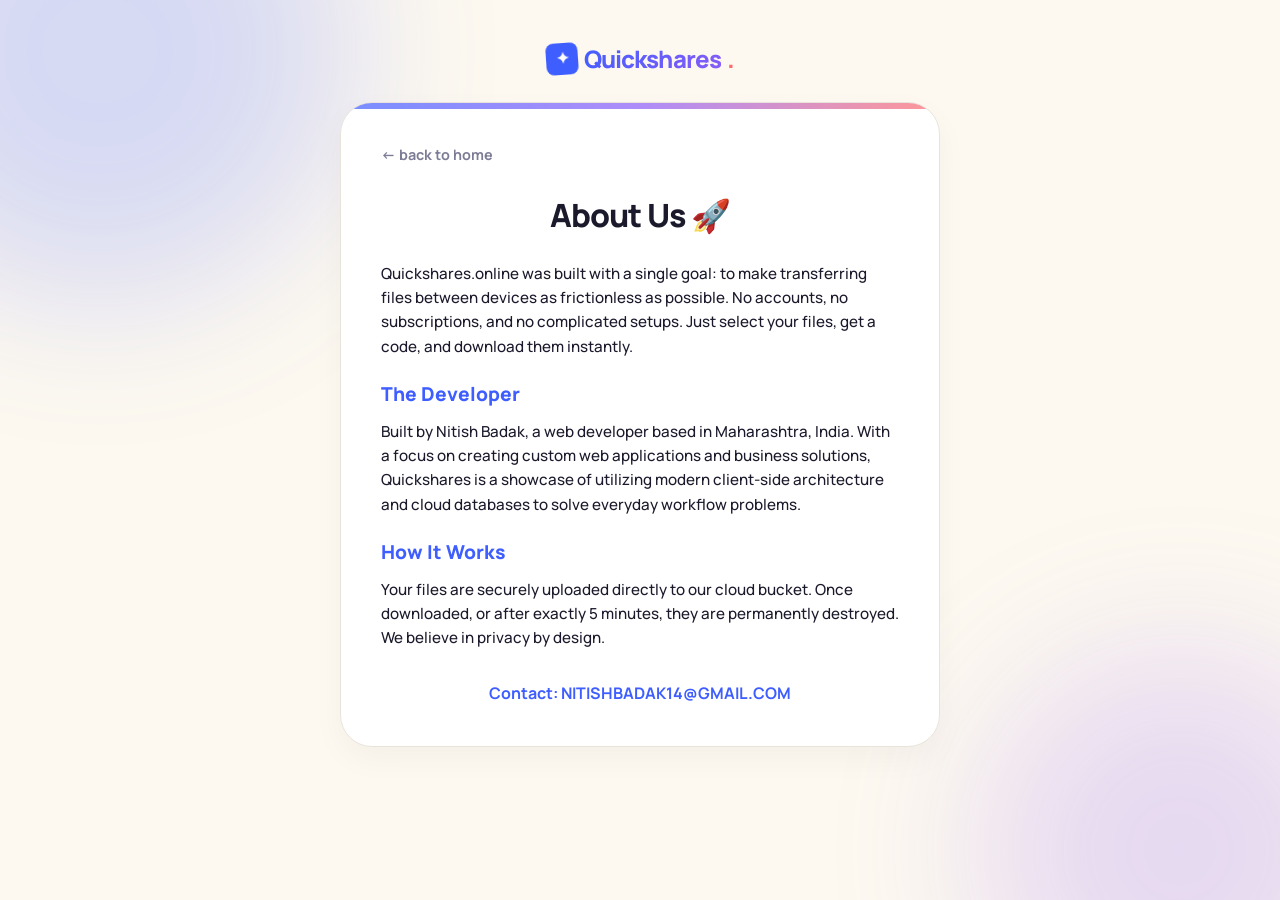
<file: about.html>
<!DOCTYPE html>
<html lang="en">
<head>
  <meta charset="UTF-8">
  <meta name="viewport" content="width=device-width, initial-scale=1.0, maximum-scale=5.0">
  <title>About Us | Quickshares.online</title>
  <meta name="description" content="Learn more about Quickshares.online and the developer behind the magic.">
  <link rel="canonical" href="https://quickshares.online/about" />
  <link rel="icon" type="image/jpeg" href="https://i.ibb.co/Rpb7JdYS/gemini-svg-1.jpg">
  <link href="https://fonts.googleapis.com/css2?family=Manrope:wght@400;500;600;700;800;900&display=swap" rel="stylesheet">
  <style>
    /* Styling inherited from contact.html */
    * { margin: 0; padding: 0; box-sizing: border-box; }
    :root { --bg-cream: #FDF9F0; --bg-soft: #F6F2EA; --ink: #1A1A2C; --muted: #7C7C96; --card-bg: #FFFFFF; --card-border: #E8E4DC; --primary: #3F5EFF; --violet: #8B5CF6; --coral: #FF6B6B; --radius-lg: 32px; --radius-md: 20px; --font: 'Manrope', sans-serif; --shadow-card: 0 12px 32px rgba(0, 0, 0, 0.04); }
    body { font-family: var(--font); background: var(--bg-cream); color: var(--ink); line-height: 1.6; }
    .blob { position: fixed; border-radius: 50%; filter: blur(80px); opacity: 0.2; pointer-events: none; z-index: 0; }
    .blob-1 { width: 500px; height: 500px; background: var(--primary); top: -200px; left: -150px; }
    .blob-2 { width: 400px; height: 400px; background: var(--violet); bottom: -150px; right: -100px; }
    .app-container { position: relative; z-index: 2; display: flex; flex-direction: column; align-items: center; min-height: 100vh; padding: 40px 20px; }
    .logo { font-size: 1.5rem; font-weight: 900; letter-spacing: -0.04em; color: var(--ink); margin-bottom: 24px; text-decoration: none; display: flex; align-items: center; gap: 6px; }
    .logo-icon { display: inline-flex; align-items: center; justify-content: center; width: 32px; height: 32px; background: var(--primary); border-radius: 8px; color: white; font-size: 1rem; transform: rotate(-4deg); }
    .logo-text { background: linear-gradient(135deg, var(--primary) 0%, var(--violet) 100%); -webkit-background-clip: text; -webkit-text-fill-color: transparent; }
    .glass-panel { background: var(--card-bg); border: 1.5px solid var(--card-border); border-radius: var(--radius-lg); box-shadow: var(--shadow-card); width: 100%; max-width: 600px; padding: 40px; position: relative; overflow: hidden; text-align: left; }
    .glass-panel::before { content: ''; position: absolute; top: 0; left: 0; right: 0; height: 6px; background: linear-gradient(90deg, var(--primary) 0%, var(--violet) 50%, var(--coral) 100%); opacity: 0.7; }
    .back-link { display: block; color: var(--muted); text-decoration: none; font-weight: 700; font-size: 0.9rem; margin-bottom: 24px; transition: color 0.2s; }
    .back-link:hover { color: var(--primary); }
    h1 { font-size: 2rem; font-weight: 900; margin-bottom: 20px; letter-spacing: -0.03em; text-align: center; }
    h2 { font-size: 1.2rem; font-weight: 800; margin: 20px 0 10px; color: var(--primary); }
    p { color: var(--ink); font-weight: 500; font-size: 0.95rem; margin-bottom: 16px; }
  </style>
</head>
<body>
  <div class="blob blob-1"></div><div class="blob blob-2"></div>
  <div class="app-container">
    <a href="/" class="logo"><span class="logo-icon">✦</span><span class="logo-text">Quickshares</span><span style="color:var(--coral); line-height:0;">.</span></a>
    <div class="glass-panel">
      <a href="/" class="back-link">← back to home</a>
      <h1>About Us 🚀</h1>
      <p>Quickshares.online was built with a single goal: to make transferring files between devices as frictionless as possible. No accounts, no subscriptions, and no complicated setups. Just select your files, get a code, and download them instantly.</p>
      <h2>The Developer</h2>
      <p>Built by Nitish Badak, a web developer based in Maharashtra, India. With a focus on creating custom web applications and business solutions, Quickshares is a showcase of utilizing modern client-side architecture and cloud databases to solve everyday workflow problems.</p>
      <h2>How It Works</h2>
      <p>Your files are securely uploaded directly to our cloud bucket. Once downloaded, or after exactly 5 minutes, they are permanently destroyed. We believe in privacy by design.</p>
      <div style="text-align: center; margin-top: 30px;">
        <a href="mailto:NITISHBADAK14@GMAIL.COM" style="color: var(--primary); font-weight: 700; text-decoration: none;">Contact: NITISHBADAK14@GMAIL.COM</a> <!--[cite: 4] -->
      </div>
    </div>
  </div>
</body>
</html>
</file>
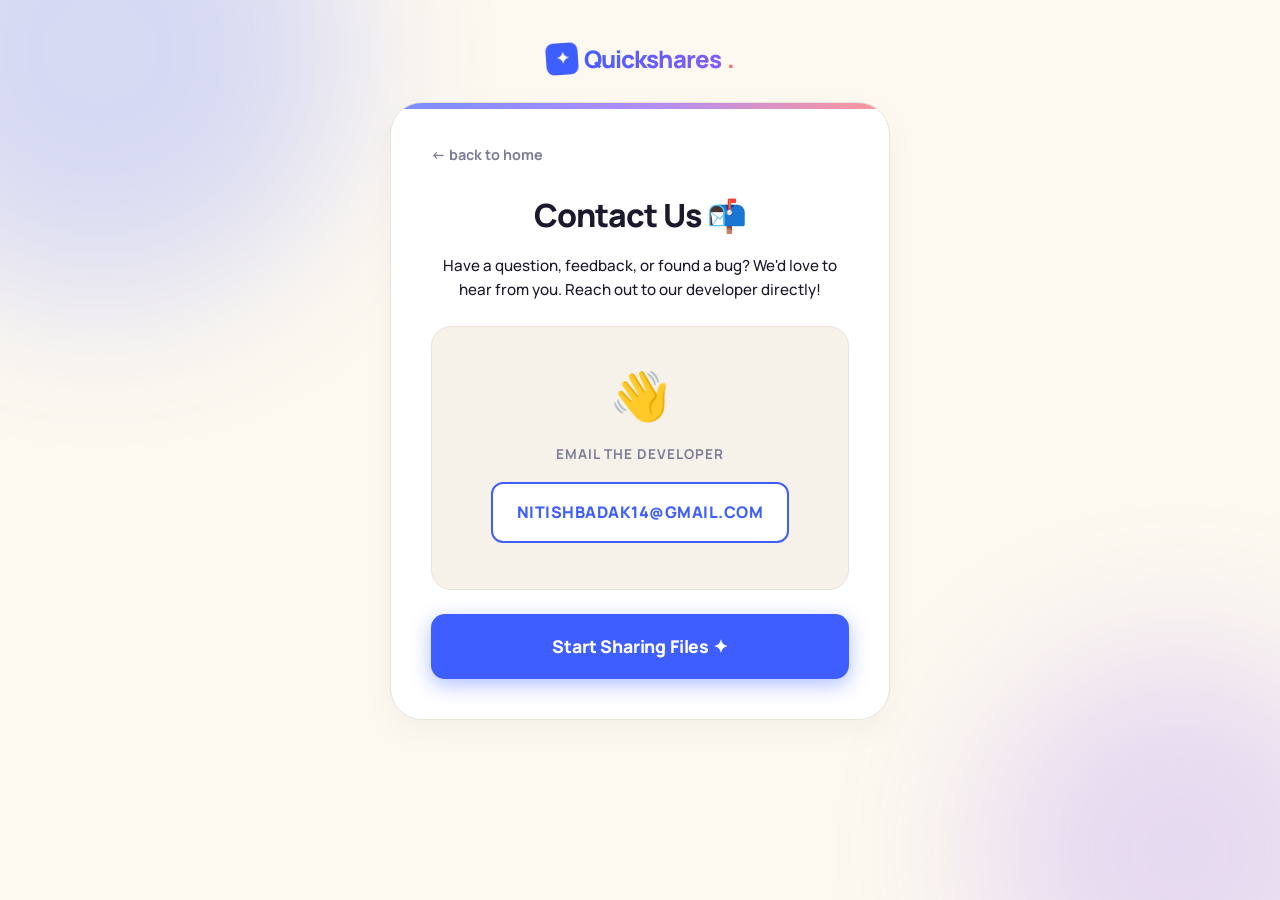
<file: contact.html>
<!DOCTYPE html>
<html lang="en">
<head>
  <meta charset="UTF-8">
  <meta name="viewport" content="width=device-width, initial-scale=1.0, maximum-scale=5.0">
  <title>Contact Us | Quickshares.online</title>
  <meta name="description" content="Get in touch with the Quickshares developer team.">
  <link rel="canonical" href="https://quickshares.online/contact" />
  <link rel="icon" type="image/jpeg" href="https://i.ibb.co/Rpb7JdYS/gemini-svg-1.jpg">
  <link href="https://fonts.googleapis.com/css2?family=Manrope:wght@400;500;600;700;800;900&display=swap" rel="stylesheet">
  <style>
    * { margin: 0; padding: 0; box-sizing: border-box; }
    :root { --bg-cream: #FDF9F0; --bg-soft: #F6F2EA; --ink: #1A1A2C; --muted: #7C7C96; --card-bg: #FFFFFF; --card-border: #E8E4DC; --primary: #3F5EFF; --violet: #8B5CF6; --coral: #FF6B6B; --radius-lg: 32px; --radius-md: 20px; --font: 'Manrope', sans-serif; --shadow-card: 0 12px 32px rgba(0, 0, 0, 0.04); }
    body { font-family: var(--font); background: var(--bg-cream); color: var(--ink); line-height: 1.6; }
    
    .blob { position: fixed; border-radius: 50%; filter: blur(80px); opacity: 0.2; pointer-events: none; z-index: 0; }
    .blob-1 { width: 500px; height: 500px; background: var(--primary); top: -200px; left: -150px; }
    .blob-2 { width: 400px; height: 400px; background: var(--violet); bottom: -150px; right: -100px; }

    .app-container { position: relative; z-index: 2; display: flex; flex-direction: column; align-items: center; min-height: 100vh; padding: 40px 20px; }
    .logo { font-size: 1.5rem; font-weight: 900; letter-spacing: -0.04em; color: var(--ink); margin-bottom: 24px; text-decoration: none; display: flex; align-items: center; gap: 6px; }
    .logo-icon { display: inline-flex; align-items: center; justify-content: center; width: 32px; height: 32px; background: var(--primary); border-radius: 8px; color: white; font-size: 1rem; transform: rotate(-4deg); }
    .logo-text { background: linear-gradient(135deg, var(--primary) 0%, var(--violet) 100%); -webkit-background-clip: text; -webkit-text-fill-color: transparent; }
    
    .glass-panel { background: var(--card-bg); border: 1.5px solid var(--card-border); border-radius: var(--radius-lg); box-shadow: var(--shadow-card); width: 100%; max-width: 500px; padding: 40px; position: relative; overflow: hidden; text-align: center; }
    .glass-panel::before { content: ''; position: absolute; top: 0; left: 0; right: 0; height: 6px; background: linear-gradient(90deg, var(--primary) 0%, var(--violet) 50%, var(--coral) 100%); opacity: 0.7; }
    
    .back-link { display: block; color: var(--muted); text-decoration: none; font-weight: 700; font-size: 0.9rem; margin-bottom: 24px; transition: color 0.2s; text-align: left; }
    .back-link:hover { color: var(--primary); }
    h1 { font-size: 2rem; font-weight: 900; margin-bottom: 12px; letter-spacing: -0.03em; }
    p { color: var(--ink-soft); font-weight: 500; font-size: 0.95rem; margin-bottom: 24px; }
    
    .contact-box { background: var(--bg-soft); border: 1px solid var(--card-border); border-radius: var(--radius-md); padding: 30px 20px; margin-top: 20px; }
    .contact-box span { display: block; font-size: 3rem; margin-bottom: 10px; }
    .email-link { display: inline-block; background: var(--card-bg); color: var(--primary); text-decoration: none; font-weight: 800; padding: 16px 24px; border-radius: 12px; border: 2px solid var(--primary); transition: transform 0.2s, background 0.2s, color 0.2s; letter-spacing: 0.5px; word-break: break-all; margin-bottom: 16px; }
    .email-link:hover { background: var(--primary); color: white; transform: translateY(-2px); }

    /* Action Button */
    .action-btn { display: inline-flex; align-items: center; justify-content: center; gap: 8px; background: var(--primary); color: white; border: none; padding: 18px 24px; width: 100%; border-radius: 14px; font-size: 1.1rem; font-weight: 800; font-family: var(--font); cursor: pointer; text-decoration: none; margin-top: 24px; transition: all 0.3s; box-shadow: 0 6px 20px rgba(63, 94, 255, 0.4); letter-spacing: -0.01em; }
    .action-btn:hover { background: #3550E0; transform: translateY(-3px); box-shadow: 0 10px 28px rgba(63, 94, 255, 0.5); }
  </style>
</head>
<body>
  <div class="blob blob-1"></div><div class="blob blob-2"></div>
  
  <div class="app-container">
    <a href="/" class="logo">
      <span class="logo-icon">✦</span><span class="logo-text">Quickshares</span><span style="color:var(--coral); line-height:0;">.</span>
    </a>

    <div class="glass-panel">
      <a href="/" class="back-link">← back to home</a>
      <h1>Contact Us 📬</h1>
      <p>Have a question, feedback, or found a bug? We'd love to hear from you. Reach out to our developer directly!</p>

      <div class="contact-box">
        <span>👋</span>
        <div style="font-weight: 700; color: var(--muted); margin-bottom: 16px; text-transform: uppercase; font-size: 0.85rem; letter-spacing: 1px;">Email the Developer</div>
        <a href="mailto:NITISHBADAK14@GMAIL.COM" class="email-link">NITISHBADAK14@GMAIL.COM</a>
      </div>

      <a href="/" class="action-btn">Start Sharing Files ✦</a>
    </div>
  </div>
</body>
</html>
</file>
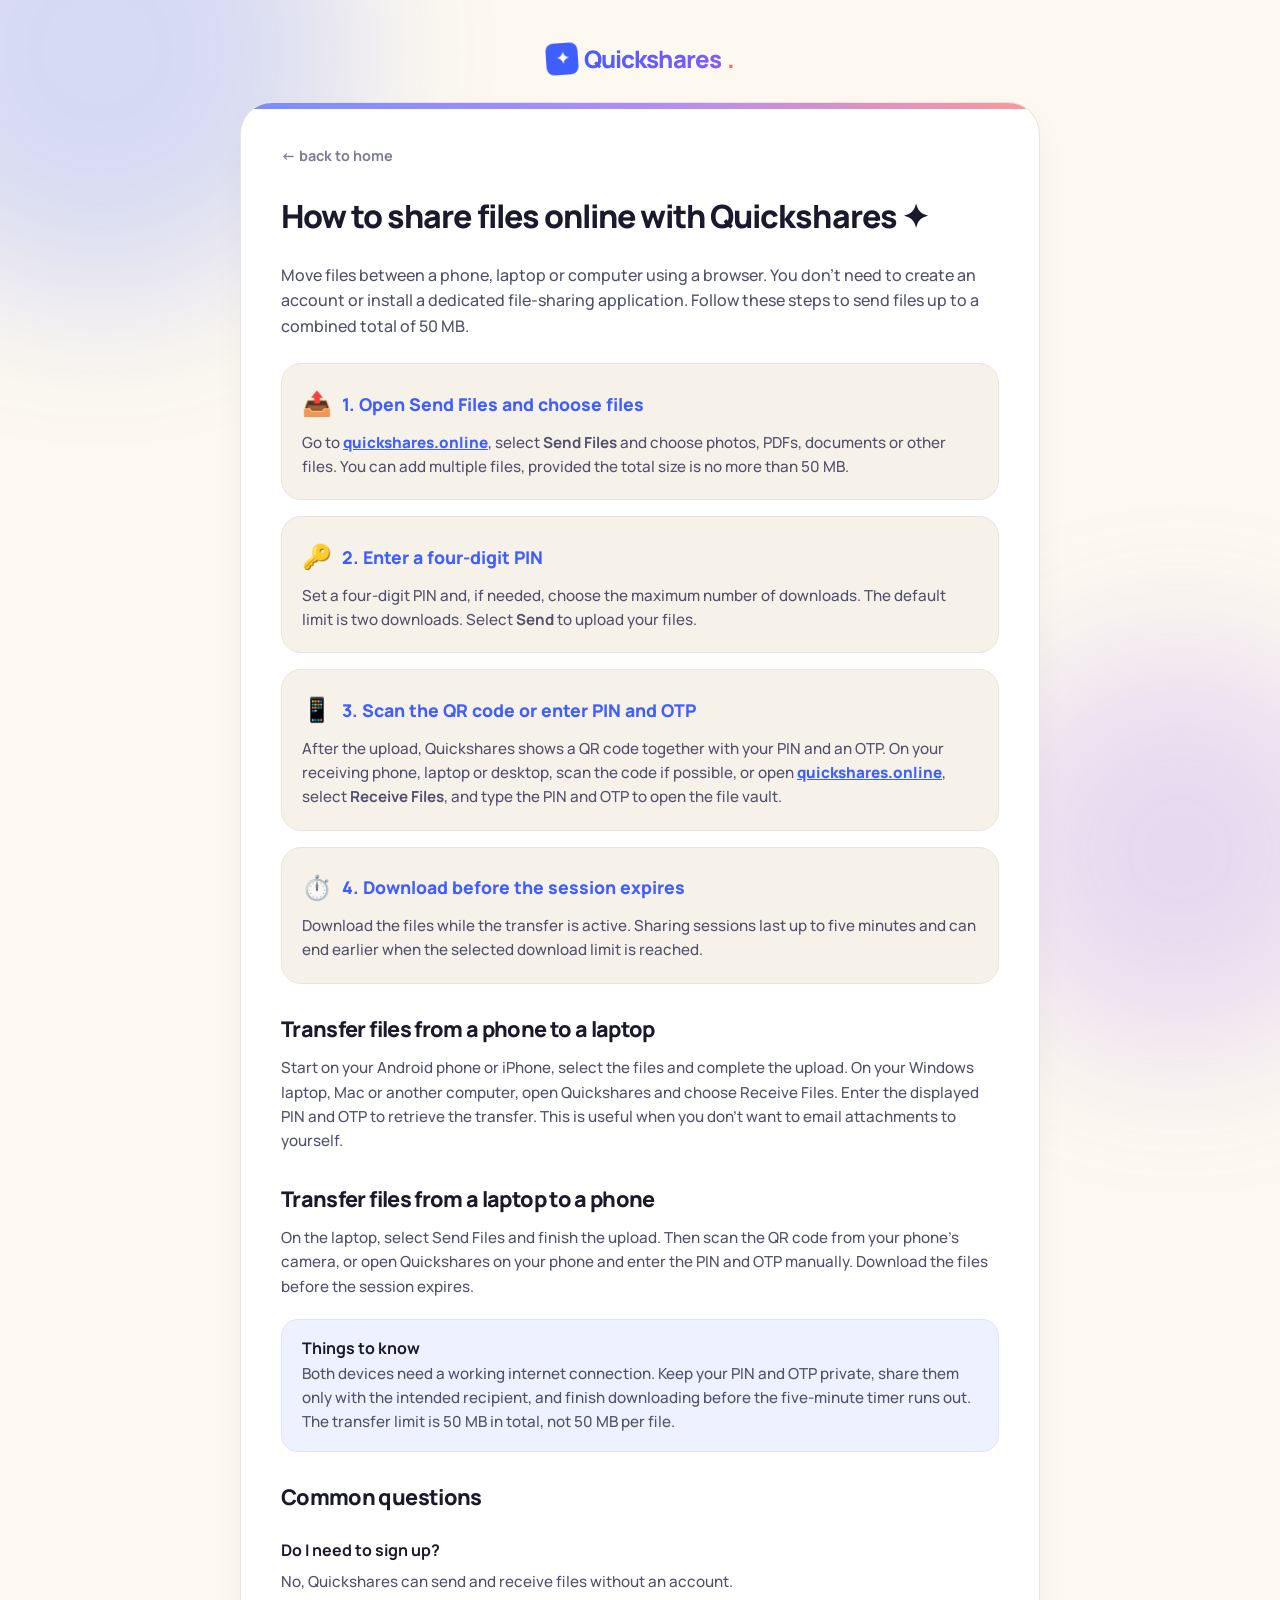
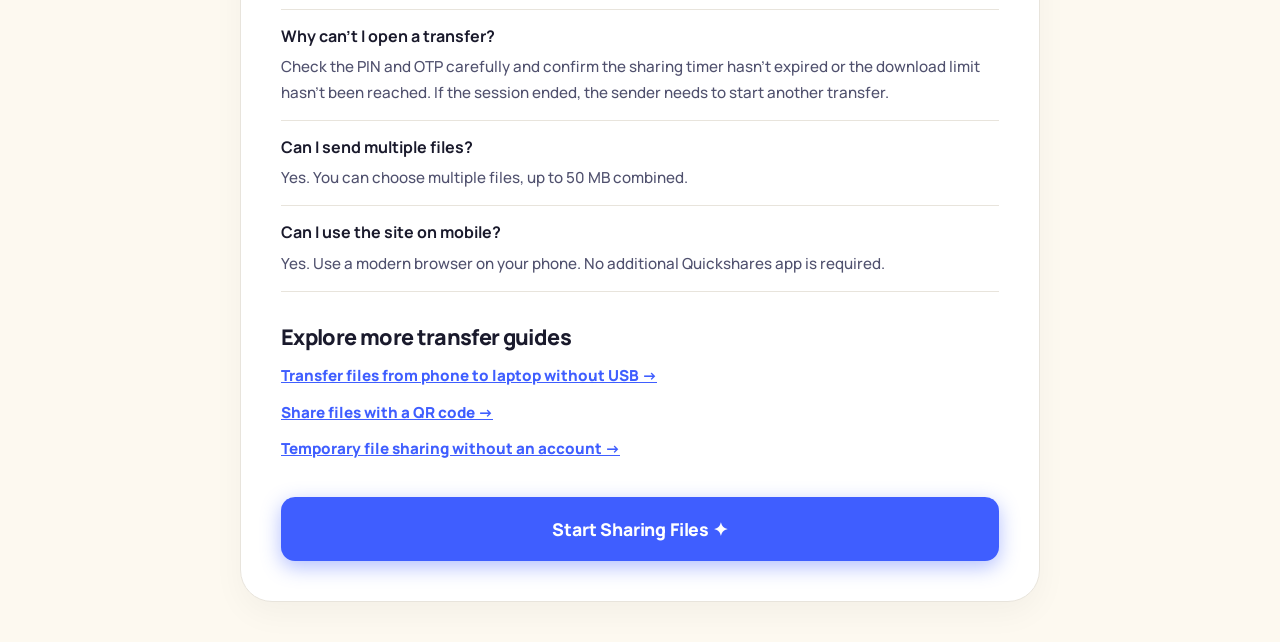
<file: how-to-use.html>
<!DOCTYPE html>
<html lang="en">
<head>
  <meta charset="UTF-8">
  <meta name="viewport" content="width=device-width, initial-scale=1.0, maximum-scale=5.0">
  <title>How to Share Files Between Phone & Laptop | Quickshares</title>
  <meta name="description" content="Learn how to send files online between your phone and computer without signing up. Step-by-step Quickshares guide for QR codes, PIN, OTP and 50 MB transfers.">
  <link rel="canonical" href="https://quickshares.online/how-to-use" />
  <link rel="icon" type="image/jpeg" href="https://i.ibb.co/Rpb7JdYS/gemini-svg-1.jpg">
  <link href="https://fonts.googleapis.com/css2?family=Manrope:wght@400;500;600;700;800;900&display=swap" rel="stylesheet">
  <style>
    * { margin: 0; padding: 0; box-sizing: border-box; }
    :root { --bg-cream: #FDF9F0; --bg-soft: #F6F2EA; --ink: #1A1A2C; --muted: #7C7C96; --card-bg: #FFFFFF; --card-border: #E8E4DC; --primary: #3F5EFF; --violet: #8B5CF6; --coral: #FF6B6B; --radius-lg: 32px; --radius-md: 20px; --font: 'Manrope', sans-serif; --shadow-card: 0 12px 32px rgba(0, 0, 0, 0.04); }
    body { font-family: var(--font); background: var(--bg-cream); color: var(--ink); line-height: 1.6; }
    
    /* Backgrounds */
    .doodle-bg { position: fixed; inset: 0; z-index: 0; pointer-events: none; opacity: 0.5; }
    .blob { position: fixed; border-radius: 50%; filter: blur(80px); opacity: 0.2; pointer-events: none; z-index: 0; }
    .blob-1 { width: 500px; height: 500px; background: var(--primary); top: -200px; left: -150px; }
    .blob-2 { width: 400px; height: 400px; background: var(--violet); bottom: -150px; right: -100px; }

    /* Layout */
    .app-container { position: relative; z-index: 2; display: flex; flex-direction: column; align-items: center; min-height: 100vh; padding: 40px 20px; }
    .logo { font-size: 1.5rem; font-weight: 900; letter-spacing: -0.04em; color: var(--ink); margin-bottom: 24px; text-decoration: none; display: flex; align-items: center; gap: 6px; }
    .logo-icon { display: inline-flex; align-items: center; justify-content: center; width: 32px; height: 32px; background: var(--primary); border-radius: 8px; color: white; font-size: 1rem; transform: rotate(-4deg); }
    .logo-text { background: linear-gradient(135deg, var(--primary) 0%, var(--violet) 100%); -webkit-background-clip: text; -webkit-text-fill-color: transparent; }
    
    .glass-panel { background: var(--card-bg); border: 1.5px solid var(--card-border); border-radius: var(--radius-lg); box-shadow: var(--shadow-card); width: 100%; max-width: 600px; padding: 40px; position: relative; overflow: hidden; }
    .glass-panel::before { content: ''; position: absolute; top: 0; left: 0; right: 0; height: 6px; background: linear-gradient(90deg, var(--primary) 0%, var(--violet) 50%, var(--coral) 100%); opacity: 0.7; }
    
    /* Content Typography */
    .back-link { display: inline-block; color: var(--muted); text-decoration: none; font-weight: 700; font-size: 0.9rem; margin-bottom: 24px; transition: color 0.2s; }
    .back-link:hover { color: var(--primary); }
    h1 { font-size: 2rem; font-weight: 900; margin-bottom: 20px; letter-spacing: -0.03em; }
    .step { background: var(--bg-soft); border-radius: var(--radius-md); padding: 20px; margin-bottom: 16px; border: 1px solid var(--card-border); }
    .step-title { font-size: 1.1rem; font-weight: 800; color: var(--primary); margin-bottom: 8px; display: flex; align-items: center; gap: 10px; }
    .step-icon { font-size: 1.5rem; }
    p { color: #50516e; font-weight: 500; font-size: 0.95rem; }
    .glass-panel { max-width: 800px; }
    .section-heading { font-size: 1.35rem; font-weight: 900; letter-spacing: -.03em; margin: 28px 0 10px; }
    .guide-notes { padding: 16px 20px; background: #eef1ff; border: 1px solid #dce3ff; border-radius: 17px; margin: 20px 0; }
    .faq-item { padding: 14px 0; border-bottom: 1px solid var(--card-border); }
    .faq-item strong { display: block; margin-bottom: 5px; }
    .faq-item p { line-height: 1.7; }
    .related-link { color: var(--primary); font-weight: 800; }
    @media (max-width: 600px) { .app-container { padding: 18px 12px; } .glass-panel { padding: 28px 18px; } h1 { font-size: 1.65rem; } }

    /* Action Button */
    .action-btn { display: inline-flex; align-items: center; justify-content: center; gap: 8px; background: var(--primary); color: white; border: none; padding: 18px 24px; width: 100%; border-radius: 14px; font-size: 1.1rem; font-weight: 800; font-family: var(--font); cursor: pointer; text-decoration: none; margin-top: 24px; transition: all 0.3s; box-shadow: 0 6px 20px rgba(63, 94, 255, 0.4); letter-spacing: -0.01em; }
    .action-btn:hover { background: #3550E0; transform: translateY(-3px); box-shadow: 0 10px 28px rgba(63, 94, 255, 0.5); }
  </style>
</head>
<body>
  <div class="blob blob-1"></div><div class="blob blob-2"></div>
  
  <div class="app-container">
    <a href="/" class="logo">
      <span class="logo-icon">✦</span><span class="logo-text">Quickshares</span><span style="color:var(--coral); line-height:0;">.</span>
    </a>

    <div class="glass-panel">
      <a href="/" class="back-link">← back to home</a>
      <h1>How to share files online with Quickshares ✦</h1>
      <p style="margin-bottom: 24px; font-size: 1rem;">Move files between a phone, laptop or computer using a browser. You don't need to create an account or install a dedicated file-sharing application. Follow these steps to send files up to a combined total of 50 MB.</p>

      <div class="step">
        <div class="step-title"><span class="step-icon">📤</span> 1. Open Send Files and choose files</div>
        <p>Go to <a class="related-link" href="https://quickshares.online/">quickshares.online</a>, select <strong>Send Files</strong> and choose photos, PDFs, documents or other files. You can add multiple files, provided the total size is no more than 50 MB.</p>
      </div>

      <div class="step">
        <div class="step-title"><span class="step-icon">🔑</span> 2. Enter a four-digit PIN</div>
        <p>Set a four-digit PIN and, if needed, choose the maximum number of downloads. The default limit is two downloads. Select <strong>Send</strong> to upload your files.</p>
      </div>

      <div class="step">
        <div class="step-title"><span class="step-icon">📱</span> 3. Scan the QR code or enter PIN and OTP</div>
        <p>After the upload, Quickshares shows a QR code together with your PIN and an OTP. On your receiving phone, laptop or desktop, scan the code if possible, or open <a class="related-link" href="https://quickshares.online/">quickshares.online</a>, select <strong>Receive Files</strong>, and type the PIN and OTP to open the file vault.</p>
      </div>

      <div class="step">
        <div class="step-title"><span class="step-icon">⏱️</span> 4. Download before the session expires</div>
        <p>Download the files while the transfer is active. Sharing sessions last up to five minutes and can end earlier when the selected download limit is reached.</p>
      </div>

      <h2 class="section-heading">Transfer files from a phone to a laptop</h2>
      <p>Start on your Android phone or iPhone, select the files and complete the upload. On your Windows laptop, Mac or another computer, open Quickshares and choose Receive Files. Enter the displayed PIN and OTP to retrieve the transfer. This is useful when you don't want to email attachments to yourself.</p>

      <h2 class="section-heading">Transfer files from a laptop to a phone</h2>
      <p>On the laptop, select Send Files and finish the upload. Then scan the QR code from your phone's camera, or open Quickshares on your phone and enter the PIN and OTP manually. Download the files before the session expires.</p>

      <div class="guide-notes">
        <strong>Things to know</strong>
        <p>Both devices need a working internet connection. Keep your PIN and OTP private, share them only with the intended recipient, and finish downloading before the five-minute timer runs out. The transfer limit is 50 MB in total, not 50 MB per file.</p>
      </div>

      <h2 class="section-heading">Common questions</h2>
      <div class="faq-item"><strong>Do I need to sign up?</strong><p>No, Quickshares can send and receive files without an account.</p></div>
      <div class="faq-item"><strong>Why can't I open a transfer?</strong><p>Check the PIN and OTP carefully and confirm the sharing timer hasn't expired or the download limit hasn't been reached. If the session ended, the sender needs to start another transfer.</p></div>
      <div class="faq-item"><strong>Can I send multiple files?</strong><p>Yes. You can choose multiple files, up to 50 MB combined.</p></div>
      <div class="faq-item"><strong>Can I use the site on mobile?</strong><p>Yes. Use a modern browser on your phone. No additional Quickshares app is required.</p></div>

      <h2 class="section-heading">Explore more transfer guides</h2>
      <p style="margin-bottom:12px"><a class="related-link" href="/phone-to-laptop-file-transfer">Transfer files from phone to laptop without USB →</a></p>
      <p style="margin-bottom:12px"><a class="related-link" href="/share-files-with-qr-code">Share files with a QR code →</a></p>
      <p style="margin-bottom:12px"><a class="related-link" href="/temporary-file-sharing">Temporary file sharing without an account →</a></p>

      <a href="/" class="action-btn">Start Sharing Files ✦</a>
    </div>
  </div>
</body>
</html>
</file>
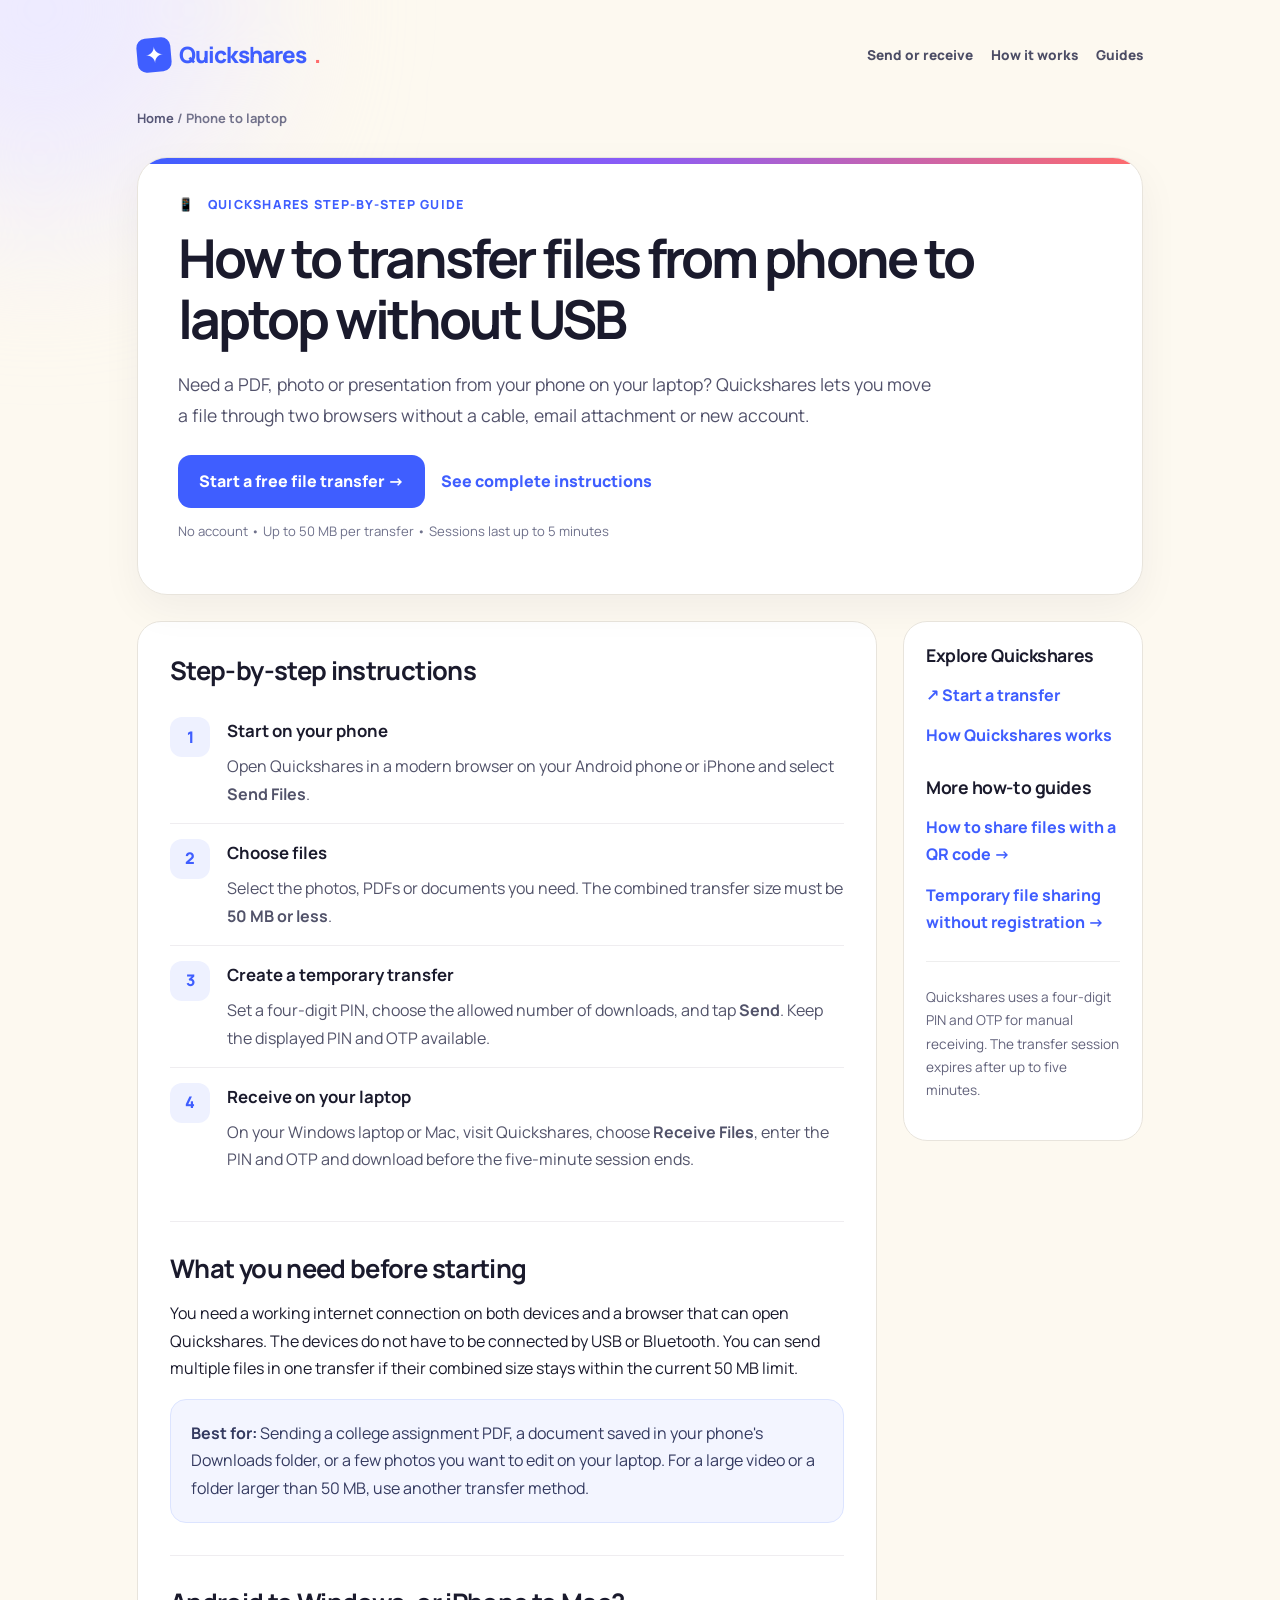
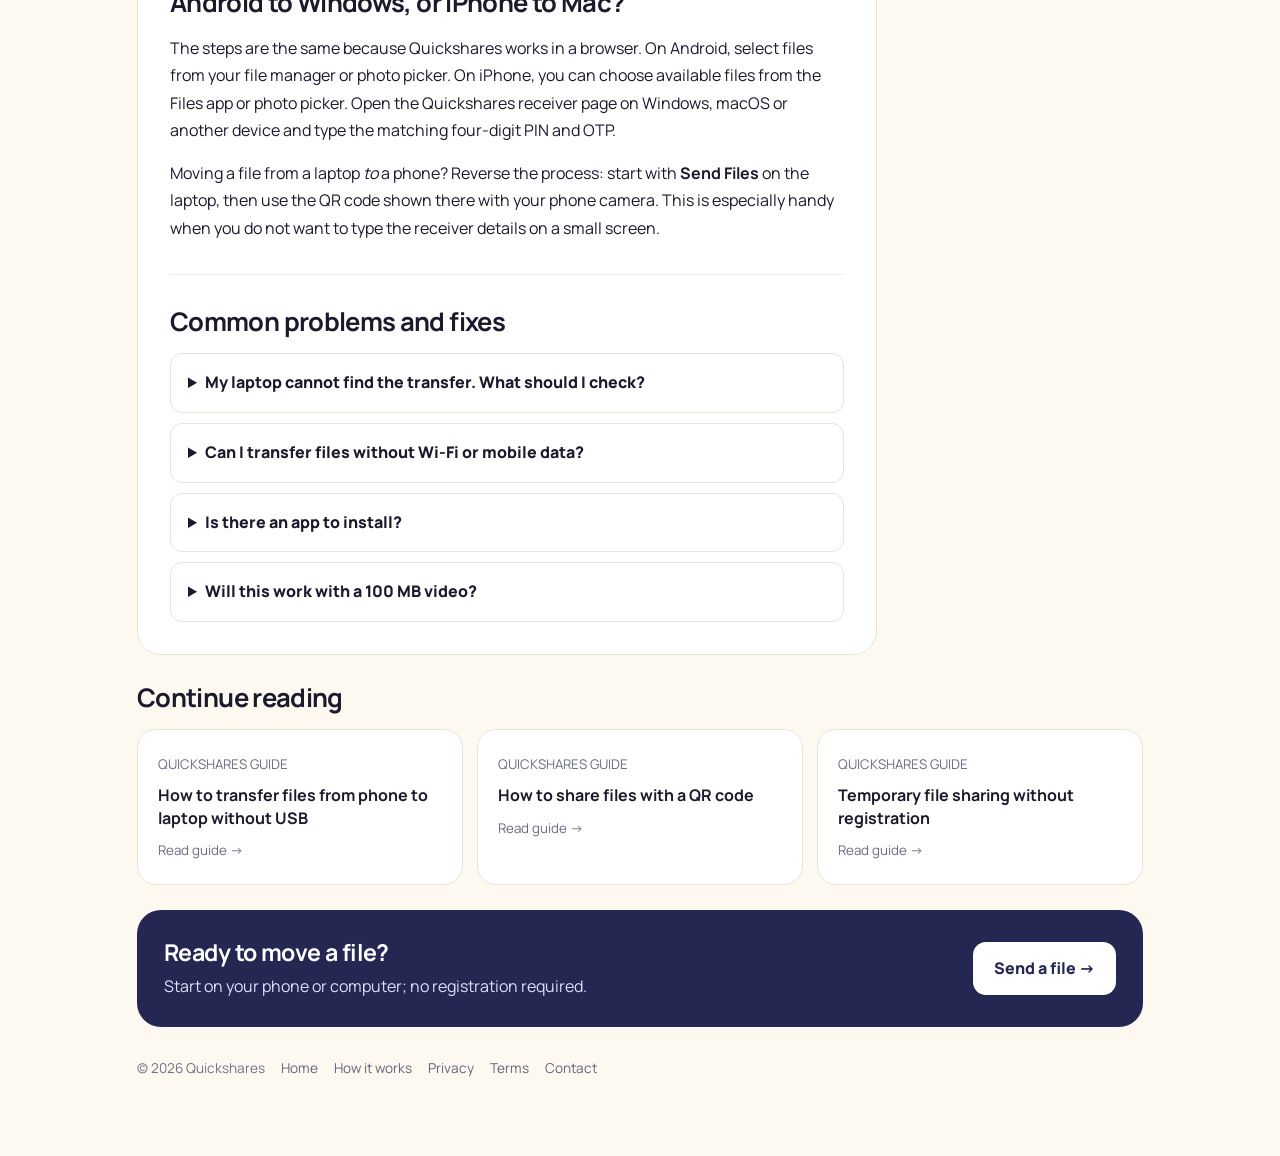
<file: phone-to-laptop-file-transfer.html>
<!DOCTYPE html>
<html lang="en"><head><meta charset="UTF-8"><meta name="viewport" content="width=device-width,initial-scale=1"><meta name="theme-color" content="#FDF9F0">
<title>Transfer Files from Phone to Laptop Without USB | Quickshares</title>
<meta name="description" content="Move PDFs, photos and documents from Android or iPhone to a Windows laptop or Mac without a USB cable. Follow this Quickshares PIN and OTP guide."><meta name="robots" content="index,follow">
<link rel="canonical" href="https://quickshares.online/phone-to-laptop-file-transfer">
<meta property="og:type" content="article"><meta property="og:site_name" content="Quickshares"><meta property="og:title" content="Transfer Files from Phone to Laptop Without USB | Quickshares"><meta property="og:description" content="Move PDFs, photos and documents from Android or iPhone to a Windows laptop or Mac without a USB cable. Follow this Quickshares PIN and OTP guide."><meta property="og:url" content="https://quickshares.online/phone-to-laptop-file-transfer">
<meta name="twitter:card" content="summary"><meta name="twitter:title" content="Transfer Files from Phone to Laptop Without USB | Quickshares"><meta name="twitter:description" content="Move PDFs, photos and documents from Android or iPhone to a Windows laptop or Mac without a USB cable. Follow this Quickshares PIN and OTP guide.">
<link rel="icon" type="image/jpeg" href="https://i.ibb.co/Rpb7JdYS/gemini-svg-1.jpg"><link rel="preconnect" href="https://fonts.googleapis.com"><link rel="preconnect" href="https://fonts.gstatic.com" crossorigin><link href="https://fonts.googleapis.com/css2?family=Manrope:wght@400;500;600;700;800;900&display=swap" rel="stylesheet">
<script async src="https://www.googletagmanager.com/gtag/js?id=G-57JBSHMW9Y"></script><script>window.dataLayer=window.dataLayer||[];function gtag(){dataLayer.push(arguments)}gtag('js',new Date());gtag('config','G-57JBSHMW9Y',{page_location:location.origin+location.pathname,page_path:location.pathname});</script>
<script type="application/ld+json">{"@context":"https://schema.org","@type":"BreadcrumbList","itemListElement":[{"@type":"ListItem","position":1,"name":"Home","item":"https://quickshares.online/"},{"@type":"ListItem","position":2,"name":"Phone to laptop","item":"https://quickshares.online/phone-to-laptop-file-transfer"}]}</script>
<style>*{box-sizing:border-box}html{scroll-behavior:smooth}body{margin:0;font-family:Manrope,system-ui,-apple-system,sans-serif;background:#FDF9F0;color:#1A1A2C;line-height:1.72}a{color:#3F5EFF;text-underline-offset:3px}a:hover{color:#283fc6}a:focus-visible,button:focus-visible{outline:3px solid #8B5CF6;outline-offset:4px}.skip{position:absolute;left:-9999px;top:0;background:#fff;padding:12px;z-index:20}.skip:focus{left:10px}.decor{position:fixed;width:400px;height:400px;background:#edeaff;border-radius:50%;filter:blur(85px);top:-190px;left:-160px;z-index:-1}.wrap{max-width:1050px;margin:0 auto;padding:24px 22px 75px}.site-header{display:flex;align-items:center;justify-content:space-between;gap:18px;padding:12px 0 28px}.logo{text-decoration:none;font-weight:900;font-size:1.4rem;letter-spacing:-.04em;color:#1A1A2C;display:flex;align-items:center;gap:8px}.logo-mark{display:inline-flex;align-items:center;justify-content:center;width:34px;height:34px;color:white;background:#3F5EFF;border-radius:9px;transform:rotate(-5deg)}.logo-word{color:#3F5EFF}.small-nav{display:flex;gap:18px;flex-wrap:wrap}.small-nav a{font-weight:800;font-size:.85rem;text-decoration:none;color:#4c4d65}.crumbs{font-size:.81rem;font-weight:700;color:#72728b;margin:4px 0 28px}.crumbs a{color:#555576;text-decoration:none}.hero{padding:36px 40px;border-radius:30px;background:#fff;border:1px solid #e8e4dc;box-shadow:0 14px 40px rgba(25,24,57,.05);position:relative;overflow:hidden}.hero:before{content:"";position:absolute;top:0;left:0;right:0;height:6px;background:linear-gradient(90deg,#3F5EFF,#8B5CF6,#FF6B6B)}.eyebrow{font-size:.78rem;color:#3F5EFF;text-transform:uppercase;letter-spacing:.1em;font-weight:900;margin:0 0 12px}h1{font-size:clamp(2rem,4.2vw,3.35rem);letter-spacing:-.055em;line-height:1.14;margin:0 0 20px;max-width:800px}h2{font-size:1.6rem;line-height:1.3;letter-spacing:-.025em;margin:0 0 15px}h3{font-size:1.05rem;margin:0 0 7px}p{margin:0 0 15px}.intro{font-size:1.1rem;max-width:760px;color:#52526b}.hero-actions{display:flex;gap:12px;align-items:center;flex-wrap:wrap;margin-top:25px}.cta{display:inline-flex;background:#3F5EFF;color:#fff;text-decoration:none;border-radius:13px;padding:13px 21px;font-weight:900;align-items:center;justify-content:center}.cta:hover{background:#334ed8;color:#fff}.ghost{font-weight:800;text-decoration:none;padding:12px 4px}.note{color:#6f718b;font-size:.82rem;margin-top:12px}.layout{display:grid;grid-template-columns:minmax(0,1fr) 240px;gap:26px;margin-top:26px;align-items:start}.article,.sidebar{background:#fff;border:1px solid #e8e4dc;border-radius:24px;padding:32px}.article section+section{border-top:1px solid #efedf0;margin-top:32px;padding-top:30px}.steps{list-style:none;margin:0;padding:0;counter-reset:step}.steps li{counter-increment:step;display:grid;grid-template-columns:44px 1fr;gap:13px;padding:15px 0}.steps li+li{border-top:1px solid #efedf0}.steps li:before{content:counter(step);height:40px;width:40px;display:flex;align-items:center;justify-content:center;background:#eef1ff;color:#3F5EFF;font-weight:900;border-radius:12px}.steps p{margin:0;color:#52536a}.callout{background:#f3f5ff;padding:20px;border:1px solid #dce4ff;border-radius:16px;margin:16px 0;color:#343a60}.tips>div{padding:14px 0}.tips>div+div{border-top:1px solid #f0eef1}.tips p{color:#595970}.questions details{border:1px solid #e8e4dc;border-radius:12px;padding:15px 17px;margin-top:10px}.questions summary{font-weight:800;cursor:pointer}.questions details p{margin:10px 0 0;color:#53536e}.sidebar{position:sticky;top:18px;padding:22px}.sidebar h2{font-size:1.1rem}.sidebar a{display:block;margin:13px 0;text-decoration:none;font-weight:750}.sidebar .active{color:#1A1A2C}.related{margin-top:26px}.related-grid{display:grid;grid-template-columns:repeat(3,minmax(0,1fr));gap:14px}.related-card{background:#fff;border:1px solid #e8e4dc;border-radius:19px;padding:20px;text-decoration:none;color:#1A1A2C;display:block;transition:transform .15s,border-color .15s}.related-card:hover{transform:translateY(-2px);border-color:#3F5EFF;color:#1A1A2C}.related-card small{color:#6b6b82}.related-card strong{display:block;font-size:1rem;line-height:1.4;margin:7px 0}.bottom-cta{padding:27px;border-radius:24px;background:#252753;color:white;margin-top:25px;display:flex;gap:20px;align-items:center;justify-content:space-between}.bottom-cta h2{margin:0 0 6px;font-size:1.45rem}.bottom-cta p{margin:0;color:#e0dff7}.bottom-cta .cta{background:#fff;color:#252753;flex-shrink:0}.footer{padding:30px 0 0;display:flex;gap:16px;flex-wrap:wrap;font-size:.85rem;color:#70718b}.footer a{color:#62637c;text-decoration:none}@media(max-width:780px){.layout{grid-template-columns:1fr}.sidebar{position:static;order:-1}.related-grid{grid-template-columns:1fr}.bottom-cta{flex-direction:column;align-items:flex-start}.hero{padding:30px 23px}.article{padding:24px 20px}.small-nav{gap:10px}.site-header{flex-wrap:wrap}.wrap{padding:16px 14px 55px}}@media(prefers-reduced-motion:reduce){html{scroll-behavior:auto}.related-card{transition:none}}</style></head>
<body><a class="skip" href="#main">Skip to content</a><div class="decor" aria-hidden="true"></div><div class="wrap">
<header class="site-header"><a class="logo" href="/" aria-label="Quickshares home"><span class="logo-mark">✦</span><span class="logo-word">Quickshares</span><span style="color:#ff6b6b">.</span></a><nav class="small-nav" aria-label="Main navigation"><a href="/">Send or receive</a><a href="/how-to-use">How it works</a><a href="/#transfer-guides">Guides</a></nav></header>
<nav class="crumbs" aria-label="Breadcrumb"><a href="/">Home</a> / <span>Phone to laptop</span></nav>
<main id="main"><div class="hero"><p class="eyebrow">📱 &nbsp; Quickshares step-by-step guide</p><h1>How to transfer files from phone to laptop without USB</h1><p class="intro">Need a PDF, photo or presentation from your phone on your laptop? Quickshares lets you move a file through two browsers without a cable, email attachment or new account.</p><div class="hero-actions"><a class="cta" href="/">Start a free file transfer →</a><a class="ghost" href="/how-to-use">See complete instructions</a></div><p class="note">No account • Up to 50 MB per transfer • Sessions last up to 5 minutes</p></div>
<div class="layout"><article class="article">
<section><h2>Step-by-step instructions</h2><ol class="steps"><li><div><h3>Start on your phone</h3><p>Open Quickshares in a modern browser on your Android phone or iPhone and select <strong>Send Files</strong>.</p></div></li><li><div><h3>Choose files</h3><p>Select the photos, PDFs or documents you need. The combined transfer size must be <strong>50 MB or less</strong>.</p></div></li><li><div><h3>Create a temporary transfer</h3><p>Set a four-digit PIN, choose the allowed number of downloads, and tap <strong>Send</strong>. Keep the displayed PIN and OTP available.</p></div></li><li><div><h3>Receive on your laptop</h3><p>On your Windows laptop or Mac, visit Quickshares, choose <strong>Receive Files</strong>, enter the PIN and OTP and download before the five-minute session ends.</p></div></li></ol></section>
<section><h2>What you need before starting</h2><p>You need a working internet connection on both devices and a browser that can open Quickshares. The devices do not have to be connected by USB or Bluetooth. You can send multiple files in one transfer if their combined size stays within the current 50 MB limit.</p><div class="callout"><strong>Best for:</strong> Sending a college assignment PDF, a document saved in your phone's Downloads folder, or a few photos you want to edit on your laptop. For a large video or a folder larger than 50 MB, use another transfer method.</div></section><section><h2>Android to Windows, or iPhone to Mac?</h2><p>The steps are the same because Quickshares works in a browser. On Android, select files from your file manager or photo picker. On iPhone, you can choose available files from the Files app or photo picker. Open the Quickshares receiver page on Windows, macOS or another device and type the matching four-digit PIN and OTP.</p><p>Moving a file from a laptop <em>to</em> a phone? Reverse the process: start with <strong>Send Files</strong> on the laptop, then use the QR code shown there with your phone camera. This is especially handy when you do not want to type the receiver details on a small screen.</p></section><section><h2>Common problems and fixes</h2><div class="questions"><details><summary>My laptop cannot find the transfer. What should I check?</summary><p>Confirm that both devices have internet access, the PIN and OTP were copied correctly, the five-minute timer has not expired and the transfer has not reached its allowed download count. Start a new transfer if the session ended.</p></details><details><summary>Can I transfer files without Wi-Fi or mobile data?</summary><p>No. Quickshares uploads the selected files so the other device can download them. Both devices need internet connectivity, even if they are not on the same local Wi-Fi network.</p></details><details><summary>Is there an app to install?</summary><p>No additional Quickshares app is required. Use a modern mobile and desktop browser.</p></details><details><summary>Will this work with a 100 MB video?</summary><p>Not as a single Quickshares transfer under the current 50 MB combined limit. Consider a different method for larger files.</p></details></div></section>
</article><aside class="sidebar" aria-label="More resources"><h2>Explore Quickshares</h2><a href="/">↗ Start a transfer</a><a href="/how-to-use">How Quickshares works</a><h2 style="margin-top:26px">More how-to guides</h2><a href="/share-files-with-qr-code">How to share files with a QR code →</a><a href="/temporary-file-sharing">Temporary file sharing without registration →</a><hr style="border:0;border-top:1px solid #eee;margin:24px 0"><p style="font-size:.85rem;color:#62627b">Quickshares uses a four-digit PIN and OTP for manual receiving. The transfer session expires after up to five minutes.</p></aside></div>
<section class="related" aria-labelledby="related-heading"><h2 id="related-heading">Continue reading</h2><div class="related-grid"><a class="related-card" href="/phone-to-laptop-file-transfer"><small>QUICKSHARES GUIDE</small><strong>How to transfer files from phone to laptop without USB</strong><small>Read guide →</small></a><a class="related-card" href="/share-files-with-qr-code"><small>QUICKSHARES GUIDE</small><strong>How to share files with a QR code</strong><small>Read guide →</small></a><a class="related-card" href="/temporary-file-sharing"><small>QUICKSHARES GUIDE</small><strong>Temporary file sharing without registration</strong><small>Read guide →</small></a></div></section>
<section class="bottom-cta"><div><h2>Ready to move a file?</h2><p>Start on your phone or computer; no registration required.</p></div><a class="cta" href="/">Send a file →</a></section>
</main><footer class="footer"><span>© 2026 Quickshares</span><a href="/">Home</a><a href="/how-to-use">How it works</a><a href="/privacy">Privacy</a><a href="/terms">Terms</a><a href="/contact">Contact</a></footer>
</div></body></html>
</file>
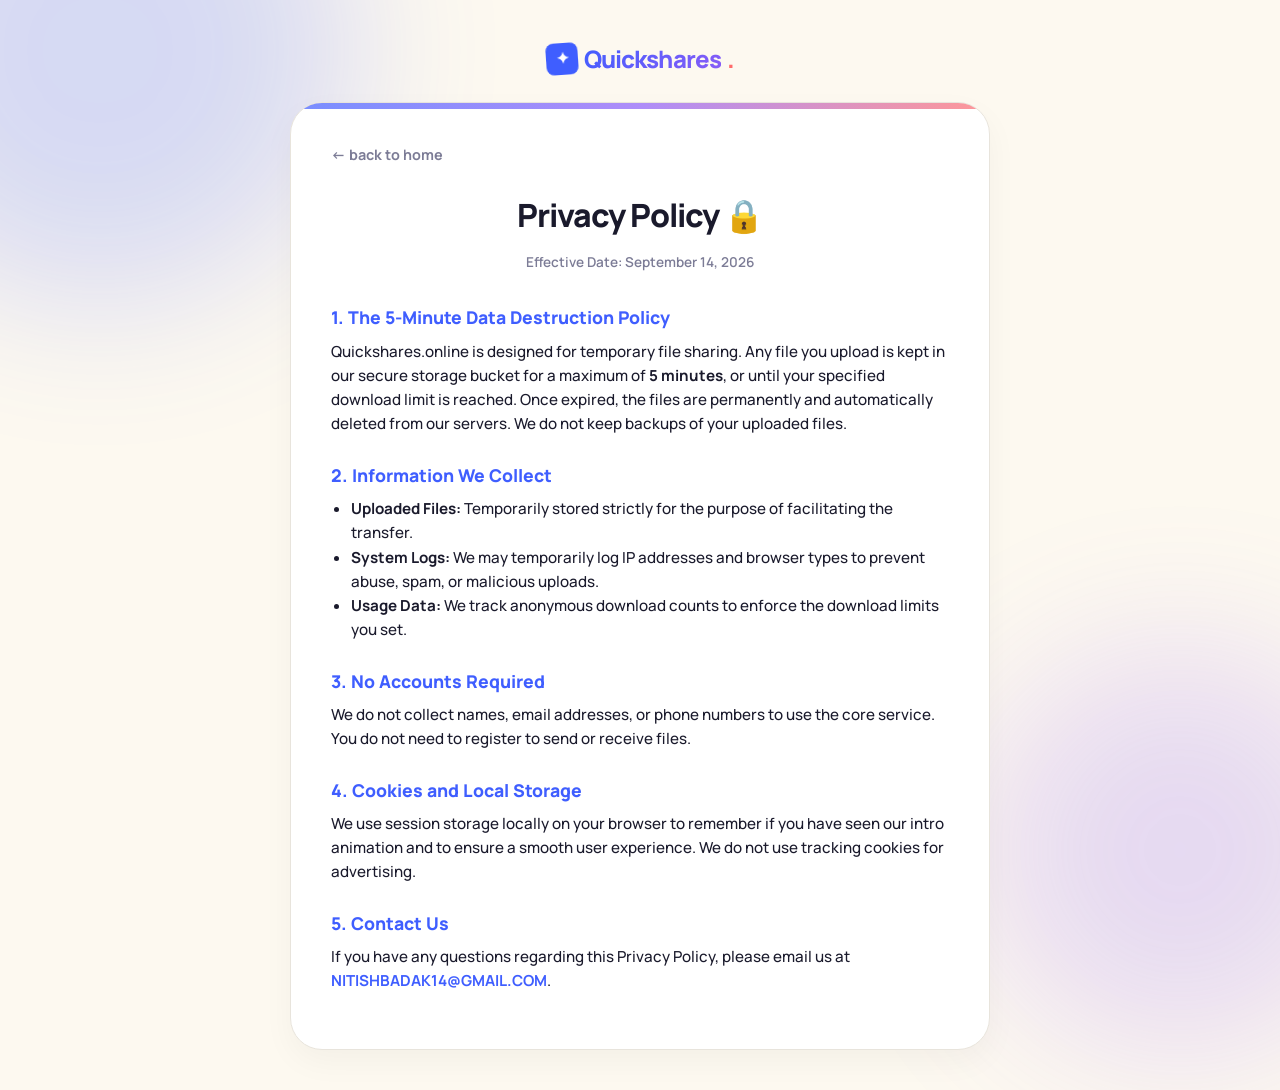
<file: privacy.html>
<!DOCTYPE html>
<html lang="en">
<head>
  <meta charset="UTF-8">
  <meta name="viewport" content="width=device-width, initial-scale=1.0, maximum-scale=5.0">
  <title>Privacy Policy | Quickshares.online</title>
  <meta name="description" content="Read the Quickshares.online privacy policy and 5-minute data destruction guarantee.">
  <link rel="canonical" href="https://quickshares.online/privacy" />
  <link rel="icon" type="image/jpeg" href="https://i.ibb.co/Rpb7JdYS/gemini-svg-1.jpg">
  <link href="https://fonts.googleapis.com/css2?family=Manrope:wght@400;500;600;700;800;900&display=swap" rel="stylesheet">
  <style>
    /* Styling inherited from contact.html */
    * { margin: 0; padding: 0; box-sizing: border-box; }
    :root { --bg-cream: #FDF9F0; --bg-soft: #F6F2EA; --ink: #1A1A2C; --muted: #7C7C96; --card-bg: #FFFFFF; --card-border: #E8E4DC; --primary: #3F5EFF; --violet: #8B5CF6; --coral: #FF6B6B; --radius-lg: 32px; --radius-md: 20px; --font: 'Manrope', sans-serif; --shadow-card: 0 12px 32px rgba(0, 0, 0, 0.04); }
    body { font-family: var(--font); background: var(--bg-cream); color: var(--ink); line-height: 1.6; }
    .blob { position: fixed; border-radius: 50%; filter: blur(80px); opacity: 0.2; pointer-events: none; z-index: 0; }
    .blob-1 { width: 500px; height: 500px; background: var(--primary); top: -200px; left: -150px; }
    .blob-2 { width: 400px; height: 400px; background: var(--violet); bottom: -150px; right: -100px; }
    .app-container { position: relative; z-index: 2; display: flex; flex-direction: column; align-items: center; min-height: 100vh; padding: 40px 20px; }
    .logo { font-size: 1.5rem; font-weight: 900; letter-spacing: -0.04em; color: var(--ink); margin-bottom: 24px; text-decoration: none; display: flex; align-items: center; gap: 6px; }
    .logo-icon { display: inline-flex; align-items: center; justify-content: center; width: 32px; height: 32px; background: var(--primary); border-radius: 8px; color: white; font-size: 1rem; transform: rotate(-4deg); }
    .logo-text { background: linear-gradient(135deg, var(--primary) 0%, var(--violet) 100%); -webkit-background-clip: text; -webkit-text-fill-color: transparent; }
    .glass-panel { background: var(--card-bg); border: 1.5px solid var(--card-border); border-radius: var(--radius-lg); box-shadow: var(--shadow-card); width: 100%; max-width: 700px; padding: 40px; position: relative; overflow: hidden; text-align: left; }
    .glass-panel::before { content: ''; position: absolute; top: 0; left: 0; right: 0; height: 6px; background: linear-gradient(90deg, var(--primary) 0%, var(--violet) 50%, var(--coral) 100%); opacity: 0.7; }
    .back-link { display: block; color: var(--muted); text-decoration: none; font-weight: 700; font-size: 0.9rem; margin-bottom: 24px; transition: color 0.2s; }
    .back-link:hover { color: var(--primary); }
    h1 { font-size: 2rem; font-weight: 900; margin-bottom: 10px; letter-spacing: -0.03em; text-align: center; }
    .date { text-align: center; color: var(--muted); font-size: 0.85rem; margin-bottom: 30px; font-weight: 600; }
    h2 { font-size: 1.1rem; font-weight: 800; margin: 24px 0 8px; color: var(--primary); }
    p, ul { color: var(--ink); font-weight: 500; font-size: 0.95rem; margin-bottom: 16px; }
    ul { padding-left: 20px; }
  </style>
</head>
<body>
  <div class="blob blob-1"></div><div class="blob blob-2"></div>
  <div class="app-container">
    <a href="/" class="logo"><span class="logo-icon">✦</span><span class="logo-text">Quickshares</span><span style="color:var(--coral); line-height:0;">.</span></a>
    <div class="glass-panel">
      <a href="/" class="back-link">← back to home</a>
      <h1>Privacy Policy 🔒</h1>
      <div class="date">Effective Date: September 14, 2026</div>
      
      <h2>1. The 5-Minute Data Destruction Policy</h2>
      <p>Quickshares.online is designed for temporary file sharing. Any file you upload is kept in our secure storage bucket for a maximum of <strong>5 minutes</strong>, or until your specified download limit is reached. Once expired, the files are permanently and automatically deleted from our servers. We do not keep backups of your uploaded files.</p>
      
      <h2>2. Information We Collect</h2>
      <ul>
        <li><strong>Uploaded Files:</strong> Temporarily stored strictly for the purpose of facilitating the transfer.</li>
        <li><strong>System Logs:</strong> We may temporarily log IP addresses and browser types to prevent abuse, spam, or malicious uploads.</li>
        <li><strong>Usage Data:</strong> We track anonymous download counts to enforce the download limits you set.</li>
      </ul>

      <h2>3. No Accounts Required</h2>
      <p>We do not collect names, email addresses, or phone numbers to use the core service. You do not need to register to send or receive files.</p>

      <h2>4. Cookies and Local Storage</h2>
      <p>We use session storage locally on your browser to remember if you have seen our intro animation and to ensure a smooth user experience. We do not use tracking cookies for advertising.</p>

      <h2>5. Contact Us</h2>
      <p>If you have any questions regarding this Privacy Policy, please email us at <a href="mailto:NITISHBADAK14@GMAIL.COM" style="color: var(--primary); text-decoration: none; font-weight: 700;">NITISHBADAK14@GMAIL.COM</a>.</p> <!--[cite: 4] -->
    </div>
  </div>
</body>
</html>
</file>
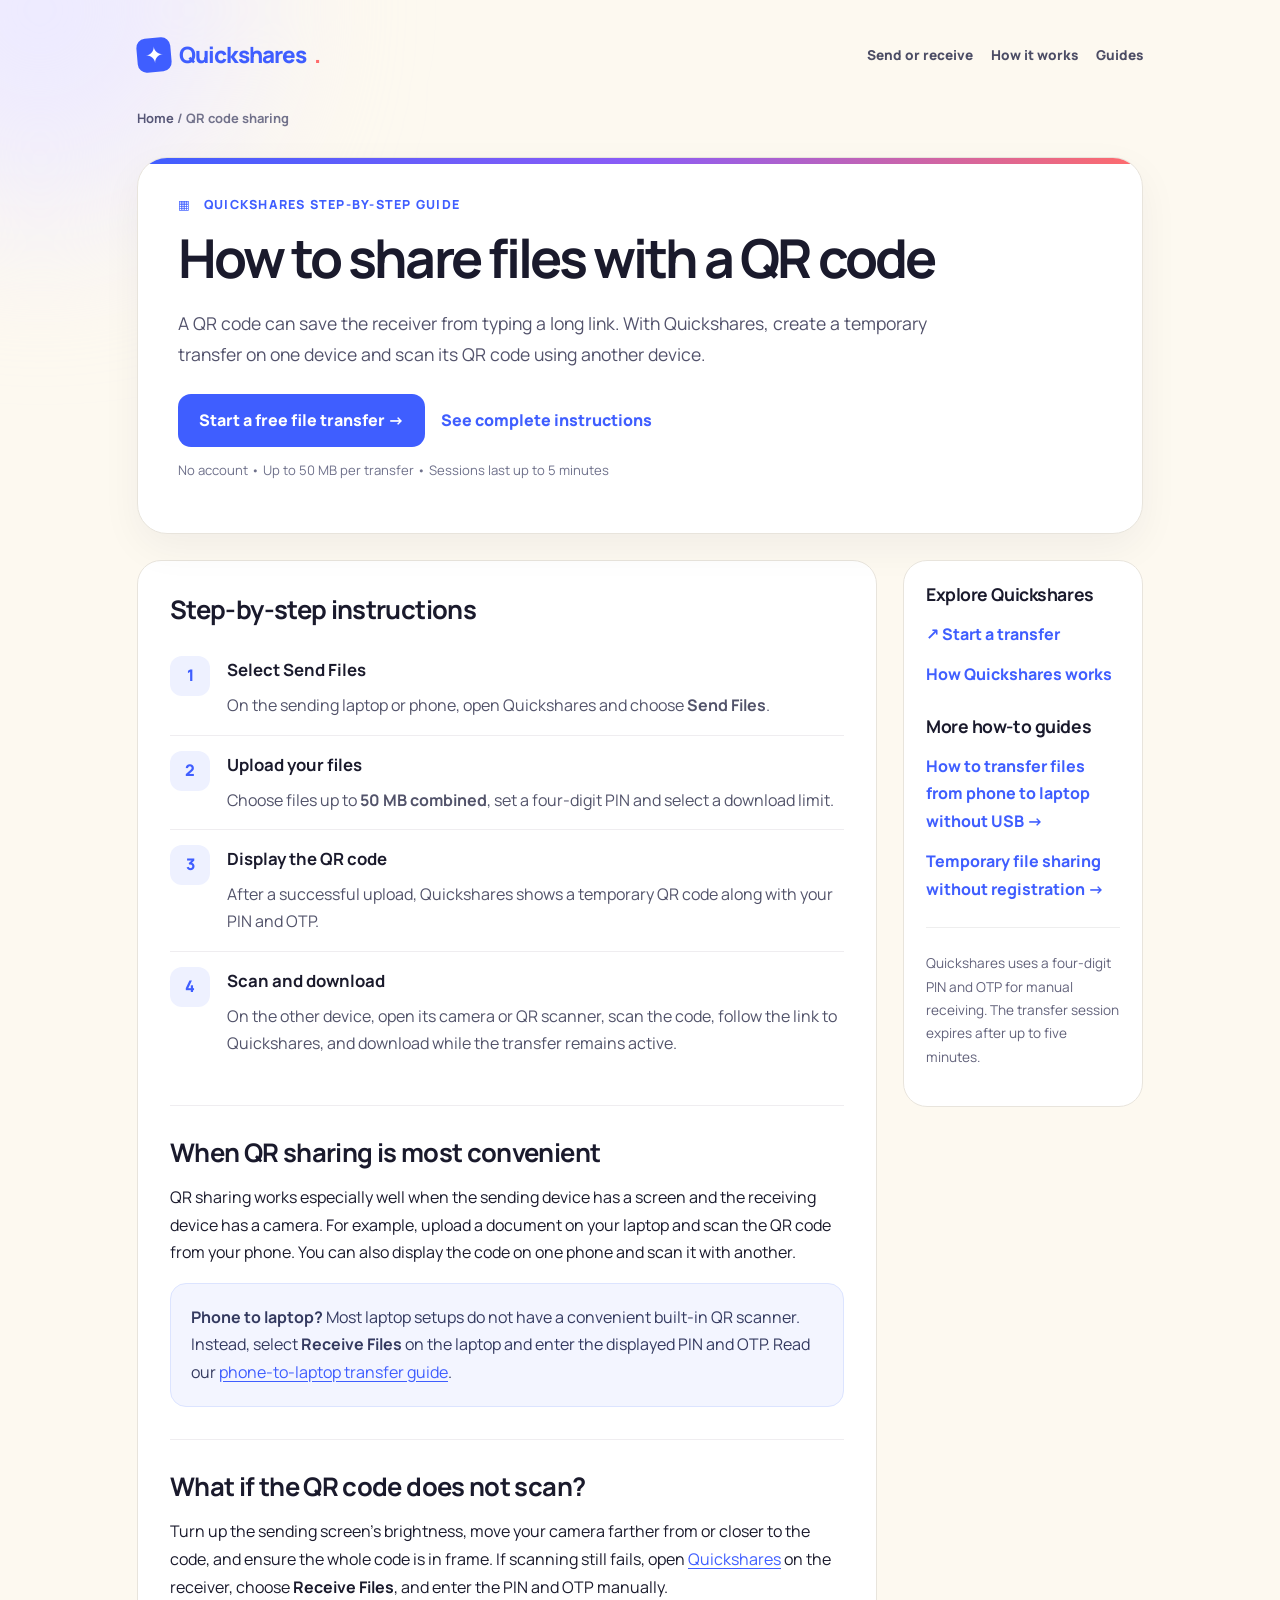
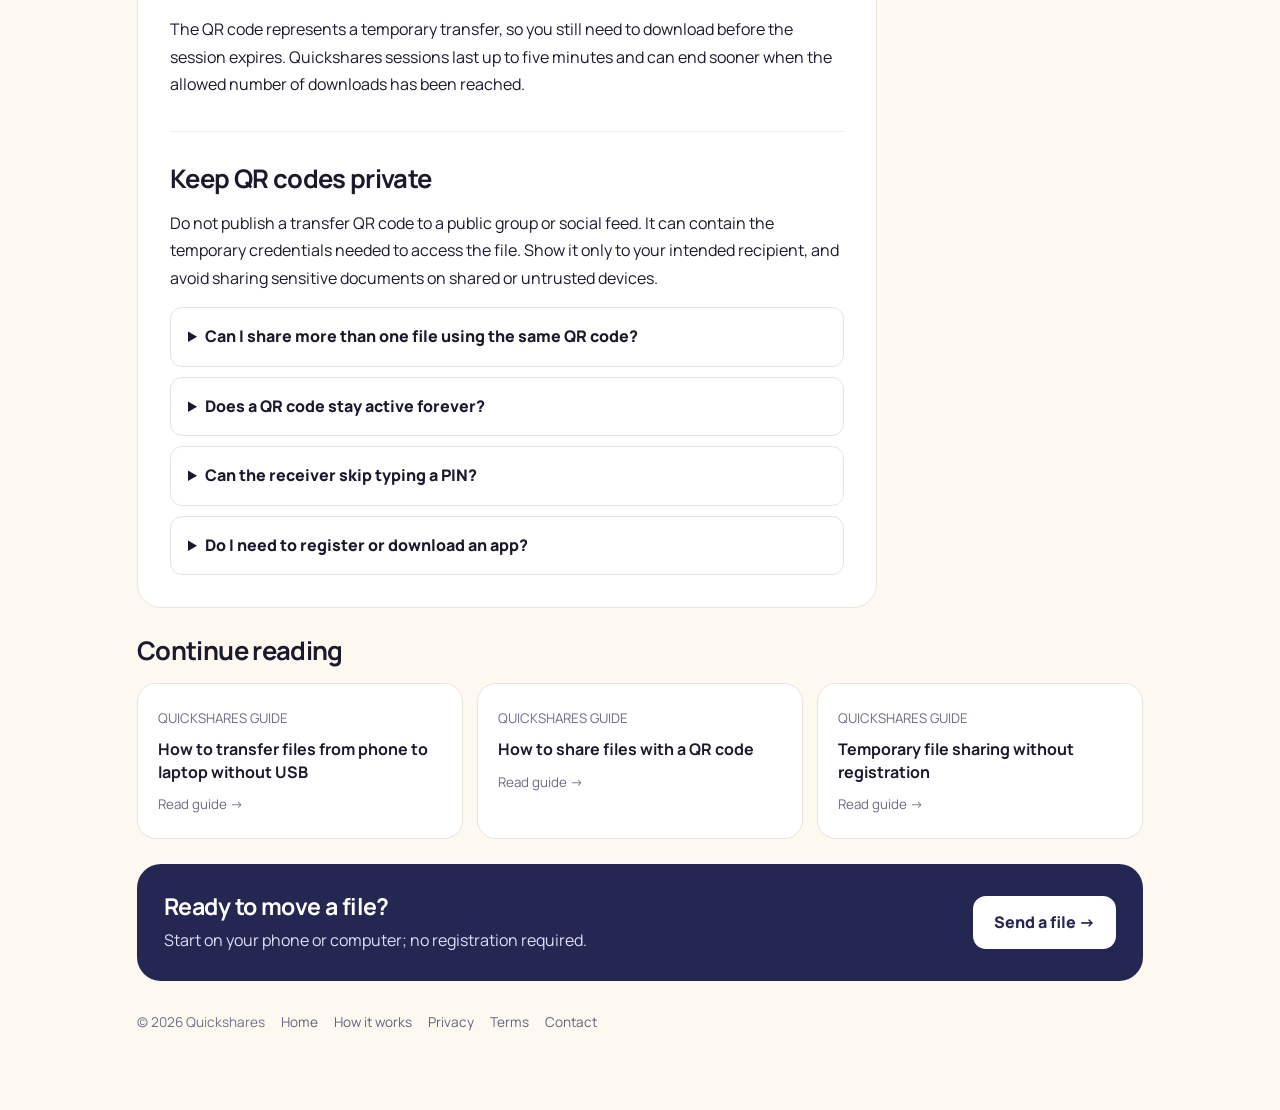
<file: share-files-with-qr-code.html>
<!DOCTYPE html>
<html lang="en"><head><meta charset="UTF-8"><meta name="viewport" content="width=device-width,initial-scale=1"><meta name="theme-color" content="#FDF9F0">
<title>How to Share Files with a QR Code | Quickshares</title>
<meta name="description" content="Send a file using a temporary QR code without installing a new app. Learn how to upload, scan and download with Quickshares, plus QR safety tips."><meta name="robots" content="index,follow">
<link rel="canonical" href="https://quickshares.online/share-files-with-qr-code">
<meta property="og:type" content="article"><meta property="og:site_name" content="Quickshares"><meta property="og:title" content="How to Share Files with a QR Code | Quickshares"><meta property="og:description" content="Send a file using a temporary QR code without installing a new app. Learn how to upload, scan and download with Quickshares, plus QR safety tips."><meta property="og:url" content="https://quickshares.online/share-files-with-qr-code">
<meta name="twitter:card" content="summary"><meta name="twitter:title" content="How to Share Files with a QR Code | Quickshares"><meta name="twitter:description" content="Send a file using a temporary QR code without installing a new app. Learn how to upload, scan and download with Quickshares, plus QR safety tips.">
<link rel="icon" type="image/jpeg" href="https://i.ibb.co/Rpb7JdYS/gemini-svg-1.jpg"><link rel="preconnect" href="https://fonts.googleapis.com"><link rel="preconnect" href="https://fonts.gstatic.com" crossorigin><link href="https://fonts.googleapis.com/css2?family=Manrope:wght@400;500;600;700;800;900&display=swap" rel="stylesheet">
<script async src="https://www.googletagmanager.com/gtag/js?id=G-57JBSHMW9Y"></script><script>window.dataLayer=window.dataLayer||[];function gtag(){dataLayer.push(arguments)}gtag('js',new Date());gtag('config','G-57JBSHMW9Y',{page_location:location.origin+location.pathname,page_path:location.pathname});</script>
<script type="application/ld+json">{"@context":"https://schema.org","@type":"BreadcrumbList","itemListElement":[{"@type":"ListItem","position":1,"name":"Home","item":"https://quickshares.online/"},{"@type":"ListItem","position":2,"name":"QR code sharing","item":"https://quickshares.online/share-files-with-qr-code"}]}</script>
<style>*{box-sizing:border-box}html{scroll-behavior:smooth}body{margin:0;font-family:Manrope,system-ui,-apple-system,sans-serif;background:#FDF9F0;color:#1A1A2C;line-height:1.72}a{color:#3F5EFF;text-underline-offset:3px}a:hover{color:#283fc6}a:focus-visible,button:focus-visible{outline:3px solid #8B5CF6;outline-offset:4px}.skip{position:absolute;left:-9999px;top:0;background:#fff;padding:12px;z-index:20}.skip:focus{left:10px}.decor{position:fixed;width:400px;height:400px;background:#edeaff;border-radius:50%;filter:blur(85px);top:-190px;left:-160px;z-index:-1}.wrap{max-width:1050px;margin:0 auto;padding:24px 22px 75px}.site-header{display:flex;align-items:center;justify-content:space-between;gap:18px;padding:12px 0 28px}.logo{text-decoration:none;font-weight:900;font-size:1.4rem;letter-spacing:-.04em;color:#1A1A2C;display:flex;align-items:center;gap:8px}.logo-mark{display:inline-flex;align-items:center;justify-content:center;width:34px;height:34px;color:white;background:#3F5EFF;border-radius:9px;transform:rotate(-5deg)}.logo-word{color:#3F5EFF}.small-nav{display:flex;gap:18px;flex-wrap:wrap}.small-nav a{font-weight:800;font-size:.85rem;text-decoration:none;color:#4c4d65}.crumbs{font-size:.81rem;font-weight:700;color:#72728b;margin:4px 0 28px}.crumbs a{color:#555576;text-decoration:none}.hero{padding:36px 40px;border-radius:30px;background:#fff;border:1px solid #e8e4dc;box-shadow:0 14px 40px rgba(25,24,57,.05);position:relative;overflow:hidden}.hero:before{content:"";position:absolute;top:0;left:0;right:0;height:6px;background:linear-gradient(90deg,#3F5EFF,#8B5CF6,#FF6B6B)}.eyebrow{font-size:.78rem;color:#3F5EFF;text-transform:uppercase;letter-spacing:.1em;font-weight:900;margin:0 0 12px}h1{font-size:clamp(2rem,4.2vw,3.35rem);letter-spacing:-.055em;line-height:1.14;margin:0 0 20px;max-width:800px}h2{font-size:1.6rem;line-height:1.3;letter-spacing:-.025em;margin:0 0 15px}h3{font-size:1.05rem;margin:0 0 7px}p{margin:0 0 15px}.intro{font-size:1.1rem;max-width:760px;color:#52526b}.hero-actions{display:flex;gap:12px;align-items:center;flex-wrap:wrap;margin-top:25px}.cta{display:inline-flex;background:#3F5EFF;color:#fff;text-decoration:none;border-radius:13px;padding:13px 21px;font-weight:900;align-items:center;justify-content:center}.cta:hover{background:#334ed8;color:#fff}.ghost{font-weight:800;text-decoration:none;padding:12px 4px}.note{color:#6f718b;font-size:.82rem;margin-top:12px}.layout{display:grid;grid-template-columns:minmax(0,1fr) 240px;gap:26px;margin-top:26px;align-items:start}.article,.sidebar{background:#fff;border:1px solid #e8e4dc;border-radius:24px;padding:32px}.article section+section{border-top:1px solid #efedf0;margin-top:32px;padding-top:30px}.steps{list-style:none;margin:0;padding:0;counter-reset:step}.steps li{counter-increment:step;display:grid;grid-template-columns:44px 1fr;gap:13px;padding:15px 0}.steps li+li{border-top:1px solid #efedf0}.steps li:before{content:counter(step);height:40px;width:40px;display:flex;align-items:center;justify-content:center;background:#eef1ff;color:#3F5EFF;font-weight:900;border-radius:12px}.steps p{margin:0;color:#52536a}.callout{background:#f3f5ff;padding:20px;border:1px solid #dce4ff;border-radius:16px;margin:16px 0;color:#343a60}.tips>div{padding:14px 0}.tips>div+div{border-top:1px solid #f0eef1}.tips p{color:#595970}.questions details{border:1px solid #e8e4dc;border-radius:12px;padding:15px 17px;margin-top:10px}.questions summary{font-weight:800;cursor:pointer}.questions details p{margin:10px 0 0;color:#53536e}.sidebar{position:sticky;top:18px;padding:22px}.sidebar h2{font-size:1.1rem}.sidebar a{display:block;margin:13px 0;text-decoration:none;font-weight:750}.sidebar .active{color:#1A1A2C}.related{margin-top:26px}.related-grid{display:grid;grid-template-columns:repeat(3,minmax(0,1fr));gap:14px}.related-card{background:#fff;border:1px solid #e8e4dc;border-radius:19px;padding:20px;text-decoration:none;color:#1A1A2C;display:block;transition:transform .15s,border-color .15s}.related-card:hover{transform:translateY(-2px);border-color:#3F5EFF;color:#1A1A2C}.related-card small{color:#6b6b82}.related-card strong{display:block;font-size:1rem;line-height:1.4;margin:7px 0}.bottom-cta{padding:27px;border-radius:24px;background:#252753;color:white;margin-top:25px;display:flex;gap:20px;align-items:center;justify-content:space-between}.bottom-cta h2{margin:0 0 6px;font-size:1.45rem}.bottom-cta p{margin:0;color:#e0dff7}.bottom-cta .cta{background:#fff;color:#252753;flex-shrink:0}.footer{padding:30px 0 0;display:flex;gap:16px;flex-wrap:wrap;font-size:.85rem;color:#70718b}.footer a{color:#62637c;text-decoration:none}@media(max-width:780px){.layout{grid-template-columns:1fr}.sidebar{position:static;order:-1}.related-grid{grid-template-columns:1fr}.bottom-cta{flex-direction:column;align-items:flex-start}.hero{padding:30px 23px}.article{padding:24px 20px}.small-nav{gap:10px}.site-header{flex-wrap:wrap}.wrap{padding:16px 14px 55px}}@media(prefers-reduced-motion:reduce){html{scroll-behavior:auto}.related-card{transition:none}}</style></head>
<body><a class="skip" href="#main">Skip to content</a><div class="decor" aria-hidden="true"></div><div class="wrap">
<header class="site-header"><a class="logo" href="/" aria-label="Quickshares home"><span class="logo-mark">✦</span><span class="logo-word">Quickshares</span><span style="color:#ff6b6b">.</span></a><nav class="small-nav" aria-label="Main navigation"><a href="/">Send or receive</a><a href="/how-to-use">How it works</a><a href="/#transfer-guides">Guides</a></nav></header>
<nav class="crumbs" aria-label="Breadcrumb"><a href="/">Home</a> / <span>QR code sharing</span></nav>
<main id="main"><div class="hero"><p class="eyebrow">▦ &nbsp; Quickshares step-by-step guide</p><h1>How to share files with a QR code</h1><p class="intro">A QR code can save the receiver from typing a long link. With Quickshares, create a temporary transfer on one device and scan its QR code using another device.</p><div class="hero-actions"><a class="cta" href="/">Start a free file transfer →</a><a class="ghost" href="/how-to-use">See complete instructions</a></div><p class="note">No account • Up to 50 MB per transfer • Sessions last up to 5 minutes</p></div>
<div class="layout"><article class="article">
<section><h2>Step-by-step instructions</h2><ol class="steps"><li><div><h3>Select Send Files</h3><p>On the sending laptop or phone, open Quickshares and choose <strong>Send Files</strong>.</p></div></li><li><div><h3>Upload your files</h3><p>Choose files up to <strong>50 MB combined</strong>, set a four-digit PIN and select a download limit.</p></div></li><li><div><h3>Display the QR code</h3><p>After a successful upload, Quickshares shows a temporary QR code along with your PIN and OTP.</p></div></li><li><div><h3>Scan and download</h3><p>On the other device, open its camera or QR scanner, scan the code, follow the link to Quickshares, and download while the transfer remains active.</p></div></li></ol></section>
<section><h2>When QR sharing is most convenient</h2><p>QR sharing works especially well when the sending device has a screen and the receiving device has a camera. For example, upload a document on your laptop and scan the QR code from your phone. You can also display the code on one phone and scan it with another.</p><div class="callout"><strong>Phone to laptop?</strong> Most laptop setups do not have a convenient built-in QR scanner. Instead, select <strong>Receive Files</strong> on the laptop and enter the displayed PIN and OTP. Read our <a href="/phone-to-laptop-file-transfer">phone-to-laptop transfer guide</a>.</div></section><section><h2>What if the QR code does not scan?</h2><p>Turn up the sending screen's brightness, move your camera farther from or closer to the code, and ensure the whole code is in frame. If scanning still fails, open <a href="/">Quickshares</a> on the receiver, choose <strong>Receive Files</strong>, and enter the PIN and OTP manually.</p><p>The QR code represents a temporary transfer, so you still need to download before the session expires. Quickshares sessions last up to five minutes and can end sooner when the allowed number of downloads has been reached.</p></section><section><h2>Keep QR codes private</h2><p>Do not publish a transfer QR code to a public group or social feed. It can contain the temporary credentials needed to access the file. Show it only to your intended recipient, and avoid sharing sensitive documents on shared or untrusted devices.</p><div class="questions"><details><summary>Can I share more than one file using the same QR code?</summary><p>Yes. Select multiple files for the transfer, provided their total size does not exceed 50 MB.</p></details><details><summary>Does a QR code stay active forever?</summary><p>No. The sharing session lasts up to five minutes and can end earlier when its download limit is reached.</p></details><details><summary>Can the receiver skip typing a PIN?</summary><p>Scanning the generated QR code opens the temporary receiver link with the transfer details. If the scan fails, the receiver can enter the PIN and OTP manually.</p></details><details><summary>Do I need to register or download an app?</summary><p>No account or additional Quickshares app is needed. Use the web browser and a camera or QR scanner on the receiving device.</p></details></div></section>
</article><aside class="sidebar" aria-label="More resources"><h2>Explore Quickshares</h2><a href="/">↗ Start a transfer</a><a href="/how-to-use">How Quickshares works</a><h2 style="margin-top:26px">More how-to guides</h2><a href="/phone-to-laptop-file-transfer">How to transfer files from phone to laptop without USB →</a><a href="/temporary-file-sharing">Temporary file sharing without registration →</a><hr style="border:0;border-top:1px solid #eee;margin:24px 0"><p style="font-size:.85rem;color:#62627b">Quickshares uses a four-digit PIN and OTP for manual receiving. The transfer session expires after up to five minutes.</p></aside></div>
<section class="related" aria-labelledby="related-heading"><h2 id="related-heading">Continue reading</h2><div class="related-grid"><a class="related-card" href="/phone-to-laptop-file-transfer"><small>QUICKSHARES GUIDE</small><strong>How to transfer files from phone to laptop without USB</strong><small>Read guide →</small></a><a class="related-card" href="/share-files-with-qr-code"><small>QUICKSHARES GUIDE</small><strong>How to share files with a QR code</strong><small>Read guide →</small></a><a class="related-card" href="/temporary-file-sharing"><small>QUICKSHARES GUIDE</small><strong>Temporary file sharing without registration</strong><small>Read guide →</small></a></div></section>
<section class="bottom-cta"><div><h2>Ready to move a file?</h2><p>Start on your phone or computer; no registration required.</p></div><a class="cta" href="/">Send a file →</a></section>
</main><footer class="footer"><span>© 2026 Quickshares</span><a href="/">Home</a><a href="/how-to-use">How it works</a><a href="/privacy">Privacy</a><a href="/terms">Terms</a><a href="/contact">Contact</a></footer>
</div></body></html>
</file>
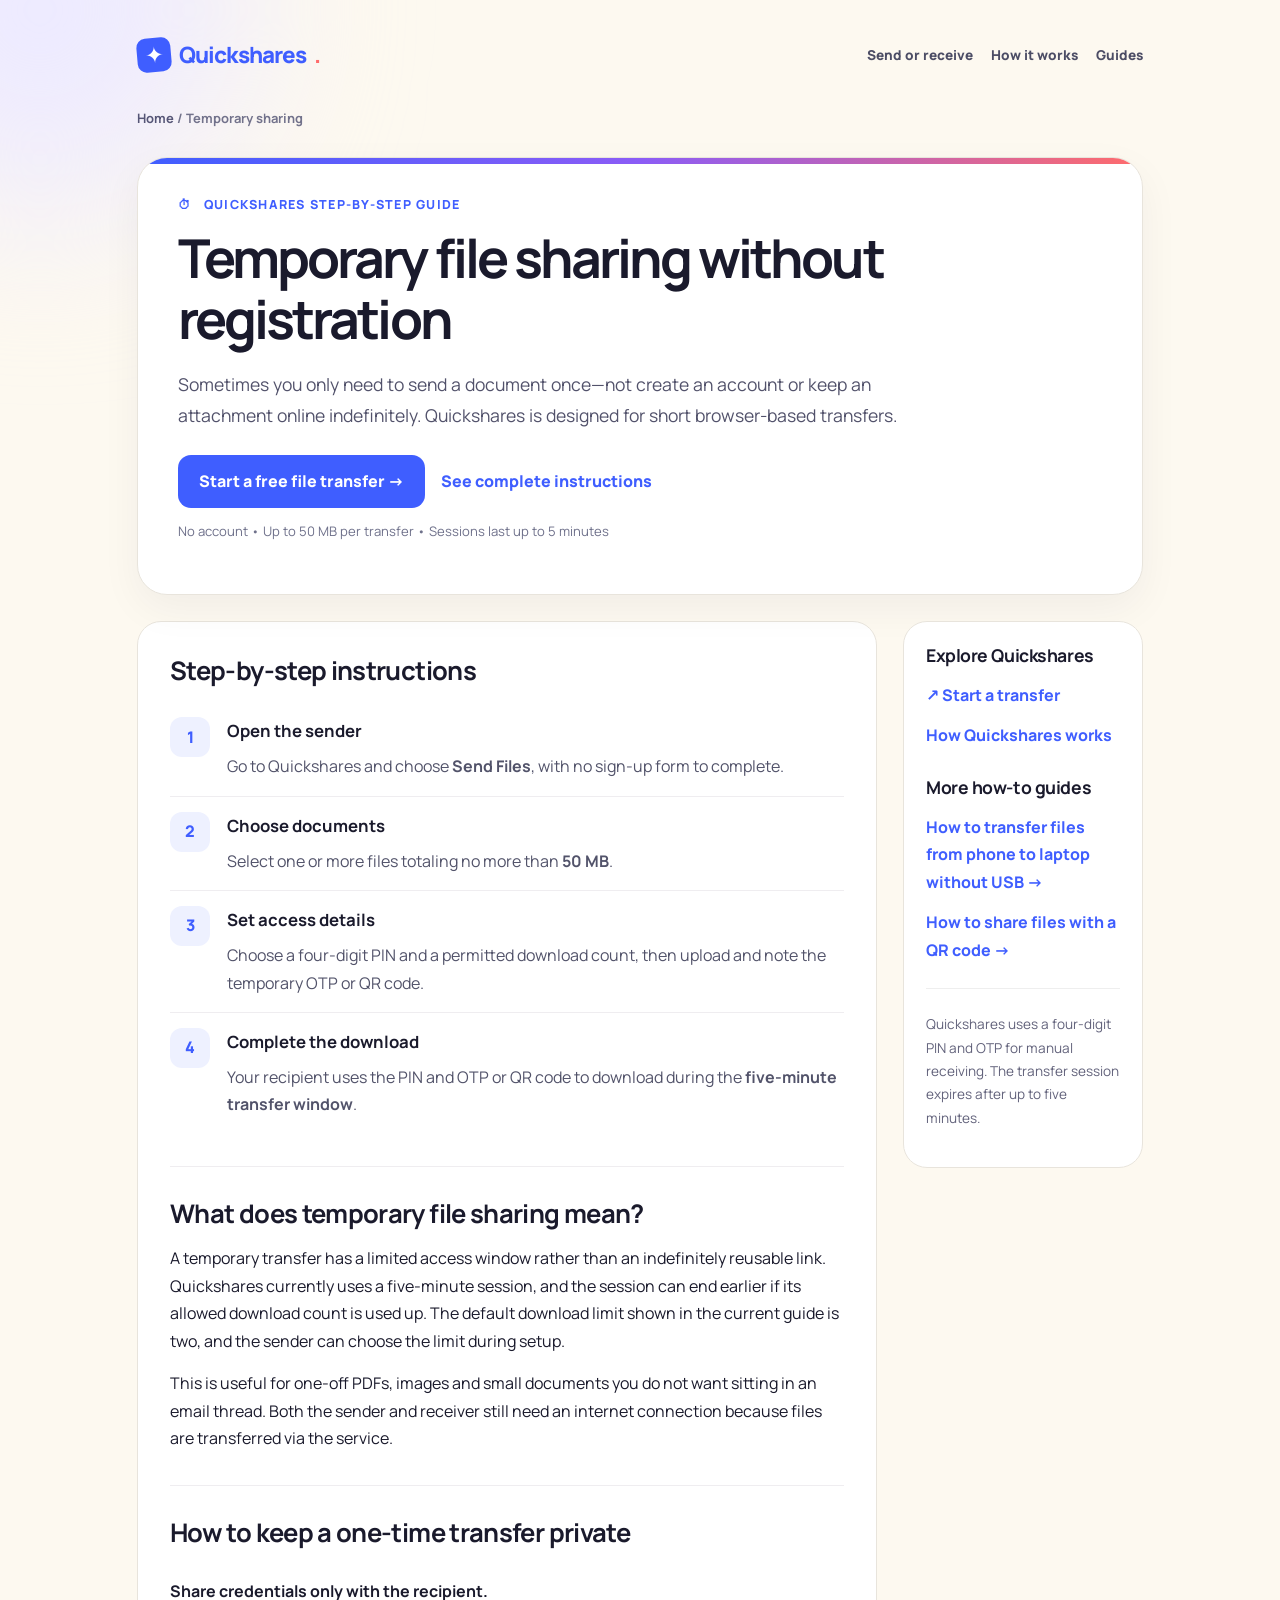
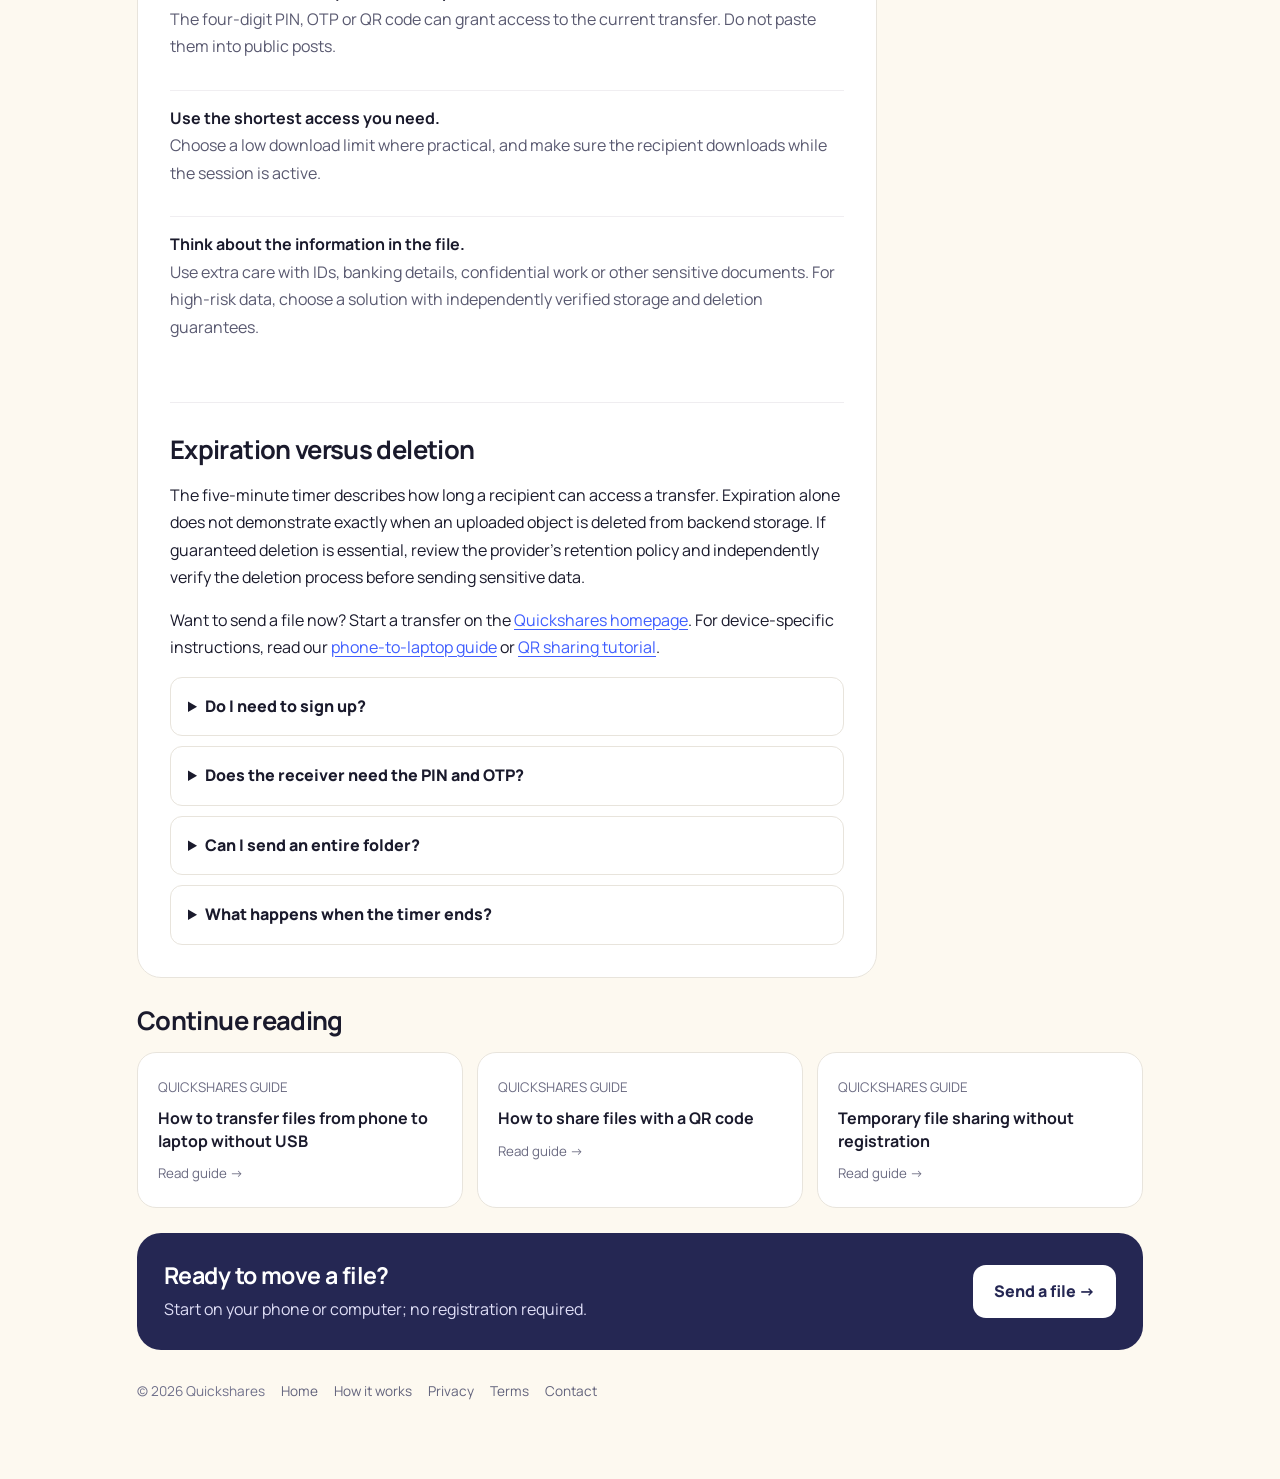
<file: temporary-file-sharing.html>
<!DOCTYPE html>
<html lang="en"><head><meta charset="UTF-8"><meta name="viewport" content="width=device-width,initial-scale=1"><meta name="theme-color" content="#FDF9F0">
<title>Temporary File Sharing Without Registration | Quickshares</title>
<meta name="description" content="Share files temporarily without creating an account. Learn about Quickshares' five-minute transfer window, PIN and OTP access, limits and safe sharing tips."><meta name="robots" content="index,follow">
<link rel="canonical" href="https://quickshares.online/temporary-file-sharing">
<meta property="og:type" content="article"><meta property="og:site_name" content="Quickshares"><meta property="og:title" content="Temporary File Sharing Without Registration | Quickshares"><meta property="og:description" content="Share files temporarily without creating an account. Learn about Quickshares' five-minute transfer window, PIN and OTP access, limits and safe sharing tips."><meta property="og:url" content="https://quickshares.online/temporary-file-sharing">
<meta name="twitter:card" content="summary"><meta name="twitter:title" content="Temporary File Sharing Without Registration | Quickshares"><meta name="twitter:description" content="Share files temporarily without creating an account. Learn about Quickshares' five-minute transfer window, PIN and OTP access, limits and safe sharing tips.">
<link rel="icon" type="image/jpeg" href="https://i.ibb.co/Rpb7JdYS/gemini-svg-1.jpg"><link rel="preconnect" href="https://fonts.googleapis.com"><link rel="preconnect" href="https://fonts.gstatic.com" crossorigin><link href="https://fonts.googleapis.com/css2?family=Manrope:wght@400;500;600;700;800;900&display=swap" rel="stylesheet">
<script async src="https://www.googletagmanager.com/gtag/js?id=G-57JBSHMW9Y"></script><script>window.dataLayer=window.dataLayer||[];function gtag(){dataLayer.push(arguments)}gtag('js',new Date());gtag('config','G-57JBSHMW9Y',{page_location:location.origin+location.pathname,page_path:location.pathname});</script>
<script type="application/ld+json">{"@context":"https://schema.org","@type":"BreadcrumbList","itemListElement":[{"@type":"ListItem","position":1,"name":"Home","item":"https://quickshares.online/"},{"@type":"ListItem","position":2,"name":"Temporary sharing","item":"https://quickshares.online/temporary-file-sharing"}]}</script>
<style>*{box-sizing:border-box}html{scroll-behavior:smooth}body{margin:0;font-family:Manrope,system-ui,-apple-system,sans-serif;background:#FDF9F0;color:#1A1A2C;line-height:1.72}a{color:#3F5EFF;text-underline-offset:3px}a:hover{color:#283fc6}a:focus-visible,button:focus-visible{outline:3px solid #8B5CF6;outline-offset:4px}.skip{position:absolute;left:-9999px;top:0;background:#fff;padding:12px;z-index:20}.skip:focus{left:10px}.decor{position:fixed;width:400px;height:400px;background:#edeaff;border-radius:50%;filter:blur(85px);top:-190px;left:-160px;z-index:-1}.wrap{max-width:1050px;margin:0 auto;padding:24px 22px 75px}.site-header{display:flex;align-items:center;justify-content:space-between;gap:18px;padding:12px 0 28px}.logo{text-decoration:none;font-weight:900;font-size:1.4rem;letter-spacing:-.04em;color:#1A1A2C;display:flex;align-items:center;gap:8px}.logo-mark{display:inline-flex;align-items:center;justify-content:center;width:34px;height:34px;color:white;background:#3F5EFF;border-radius:9px;transform:rotate(-5deg)}.logo-word{color:#3F5EFF}.small-nav{display:flex;gap:18px;flex-wrap:wrap}.small-nav a{font-weight:800;font-size:.85rem;text-decoration:none;color:#4c4d65}.crumbs{font-size:.81rem;font-weight:700;color:#72728b;margin:4px 0 28px}.crumbs a{color:#555576;text-decoration:none}.hero{padding:36px 40px;border-radius:30px;background:#fff;border:1px solid #e8e4dc;box-shadow:0 14px 40px rgba(25,24,57,.05);position:relative;overflow:hidden}.hero:before{content:"";position:absolute;top:0;left:0;right:0;height:6px;background:linear-gradient(90deg,#3F5EFF,#8B5CF6,#FF6B6B)}.eyebrow{font-size:.78rem;color:#3F5EFF;text-transform:uppercase;letter-spacing:.1em;font-weight:900;margin:0 0 12px}h1{font-size:clamp(2rem,4.2vw,3.35rem);letter-spacing:-.055em;line-height:1.14;margin:0 0 20px;max-width:800px}h2{font-size:1.6rem;line-height:1.3;letter-spacing:-.025em;margin:0 0 15px}h3{font-size:1.05rem;margin:0 0 7px}p{margin:0 0 15px}.intro{font-size:1.1rem;max-width:760px;color:#52526b}.hero-actions{display:flex;gap:12px;align-items:center;flex-wrap:wrap;margin-top:25px}.cta{display:inline-flex;background:#3F5EFF;color:#fff;text-decoration:none;border-radius:13px;padding:13px 21px;font-weight:900;align-items:center;justify-content:center}.cta:hover{background:#334ed8;color:#fff}.ghost{font-weight:800;text-decoration:none;padding:12px 4px}.note{color:#6f718b;font-size:.82rem;margin-top:12px}.layout{display:grid;grid-template-columns:minmax(0,1fr) 240px;gap:26px;margin-top:26px;align-items:start}.article,.sidebar{background:#fff;border:1px solid #e8e4dc;border-radius:24px;padding:32px}.article section+section{border-top:1px solid #efedf0;margin-top:32px;padding-top:30px}.steps{list-style:none;margin:0;padding:0;counter-reset:step}.steps li{counter-increment:step;display:grid;grid-template-columns:44px 1fr;gap:13px;padding:15px 0}.steps li+li{border-top:1px solid #efedf0}.steps li:before{content:counter(step);height:40px;width:40px;display:flex;align-items:center;justify-content:center;background:#eef1ff;color:#3F5EFF;font-weight:900;border-radius:12px}.steps p{margin:0;color:#52536a}.callout{background:#f3f5ff;padding:20px;border:1px solid #dce4ff;border-radius:16px;margin:16px 0;color:#343a60}.tips>div{padding:14px 0}.tips>div+div{border-top:1px solid #f0eef1}.tips p{color:#595970}.questions details{border:1px solid #e8e4dc;border-radius:12px;padding:15px 17px;margin-top:10px}.questions summary{font-weight:800;cursor:pointer}.questions details p{margin:10px 0 0;color:#53536e}.sidebar{position:sticky;top:18px;padding:22px}.sidebar h2{font-size:1.1rem}.sidebar a{display:block;margin:13px 0;text-decoration:none;font-weight:750}.sidebar .active{color:#1A1A2C}.related{margin-top:26px}.related-grid{display:grid;grid-template-columns:repeat(3,minmax(0,1fr));gap:14px}.related-card{background:#fff;border:1px solid #e8e4dc;border-radius:19px;padding:20px;text-decoration:none;color:#1A1A2C;display:block;transition:transform .15s,border-color .15s}.related-card:hover{transform:translateY(-2px);border-color:#3F5EFF;color:#1A1A2C}.related-card small{color:#6b6b82}.related-card strong{display:block;font-size:1rem;line-height:1.4;margin:7px 0}.bottom-cta{padding:27px;border-radius:24px;background:#252753;color:white;margin-top:25px;display:flex;gap:20px;align-items:center;justify-content:space-between}.bottom-cta h2{margin:0 0 6px;font-size:1.45rem}.bottom-cta p{margin:0;color:#e0dff7}.bottom-cta .cta{background:#fff;color:#252753;flex-shrink:0}.footer{padding:30px 0 0;display:flex;gap:16px;flex-wrap:wrap;font-size:.85rem;color:#70718b}.footer a{color:#62637c;text-decoration:none}@media(max-width:780px){.layout{grid-template-columns:1fr}.sidebar{position:static;order:-1}.related-grid{grid-template-columns:1fr}.bottom-cta{flex-direction:column;align-items:flex-start}.hero{padding:30px 23px}.article{padding:24px 20px}.small-nav{gap:10px}.site-header{flex-wrap:wrap}.wrap{padding:16px 14px 55px}}@media(prefers-reduced-motion:reduce){html{scroll-behavior:auto}.related-card{transition:none}}</style></head>
<body><a class="skip" href="#main">Skip to content</a><div class="decor" aria-hidden="true"></div><div class="wrap">
<header class="site-header"><a class="logo" href="/" aria-label="Quickshares home"><span class="logo-mark">✦</span><span class="logo-word">Quickshares</span><span style="color:#ff6b6b">.</span></a><nav class="small-nav" aria-label="Main navigation"><a href="/">Send or receive</a><a href="/how-to-use">How it works</a><a href="/#transfer-guides">Guides</a></nav></header>
<nav class="crumbs" aria-label="Breadcrumb"><a href="/">Home</a> / <span>Temporary sharing</span></nav>
<main id="main"><div class="hero"><p class="eyebrow">⏱ &nbsp; Quickshares step-by-step guide</p><h1>Temporary file sharing without registration</h1><p class="intro">Sometimes you only need to send a document once—not create an account or keep an attachment online indefinitely. Quickshares is designed for short browser-based transfers.</p><div class="hero-actions"><a class="cta" href="/">Start a free file transfer →</a><a class="ghost" href="/how-to-use">See complete instructions</a></div><p class="note">No account • Up to 50 MB per transfer • Sessions last up to 5 minutes</p></div>
<div class="layout"><article class="article">
<section><h2>Step-by-step instructions</h2><ol class="steps"><li><div><h3>Open the sender</h3><p>Go to Quickshares and choose <strong>Send Files</strong>, with no sign-up form to complete.</p></div></li><li><div><h3>Choose documents</h3><p>Select one or more files totaling no more than <strong>50 MB</strong>.</p></div></li><li><div><h3>Set access details</h3><p>Choose a four-digit PIN and a permitted download count, then upload and note the temporary OTP or QR code.</p></div></li><li><div><h3>Complete the download</h3><p>Your recipient uses the PIN and OTP or QR code to download during the <strong>five-minute transfer window</strong>.</p></div></li></ol></section>
<section><h2>What does temporary file sharing mean?</h2><p>A temporary transfer has a limited access window rather than an indefinitely reusable link. Quickshares currently uses a five-minute session, and the session can end earlier if its allowed download count is used up. The default download limit shown in the current guide is two, and the sender can choose the limit during setup.</p><p>This is useful for one-off PDFs, images and small documents you do not want sitting in an email thread. Both the sender and receiver still need an internet connection because files are transferred via the service.</p></section><section><h2>How to keep a one-time transfer private</h2><div class="tips"><div><strong>Share credentials only with the recipient.</strong><p>The four-digit PIN, OTP or QR code can grant access to the current transfer. Do not paste them into public posts.</p></div><div><strong>Use the shortest access you need.</strong><p>Choose a low download limit where practical, and make sure the recipient downloads while the session is active.</p></div><div><strong>Think about the information in the file.</strong><p>Use extra care with IDs, banking details, confidential work or other sensitive documents. For high-risk data, choose a solution with independently verified storage and deletion guarantees.</p></div></div></section><section><h2>Expiration versus deletion</h2><p>The five-minute timer describes how long a recipient can access a transfer. Expiration alone does not demonstrate exactly when an uploaded object is deleted from backend storage. If guaranteed deletion is essential, review the provider's retention policy and independently verify the deletion process before sending sensitive data.</p><p>Want to send a file now? Start a transfer on the <a href="/">Quickshares homepage</a>. For device-specific instructions, read our <a href="/phone-to-laptop-file-transfer">phone-to-laptop guide</a> or <a href="/share-files-with-qr-code">QR sharing tutorial</a>.</p><div class="questions"><details><summary>Do I need to sign up?</summary><p>No. Quickshares supports transfers without creating an account.</p></details><details><summary>Does the receiver need the PIN and OTP?</summary><p>Manual receiving uses both credentials. The generated QR code provides another way to open the temporary receiver link.</p></details><details><summary>Can I send an entire folder?</summary><p>Select the files you need; Quickshares supports multiple files with a combined limit of 50 MB per transfer. It does not promise direct folder upload.</p></details><details><summary>What happens when the timer ends?</summary><p>The recipient's transfer session is no longer available, and the sender will need to create a new transfer. Do not assume that the session timer proves backend data deletion.</p></details></div></section>
</article><aside class="sidebar" aria-label="More resources"><h2>Explore Quickshares</h2><a href="/">↗ Start a transfer</a><a href="/how-to-use">How Quickshares works</a><h2 style="margin-top:26px">More how-to guides</h2><a href="/phone-to-laptop-file-transfer">How to transfer files from phone to laptop without USB →</a><a href="/share-files-with-qr-code">How to share files with a QR code →</a><hr style="border:0;border-top:1px solid #eee;margin:24px 0"><p style="font-size:.85rem;color:#62627b">Quickshares uses a four-digit PIN and OTP for manual receiving. The transfer session expires after up to five minutes.</p></aside></div>
<section class="related" aria-labelledby="related-heading"><h2 id="related-heading">Continue reading</h2><div class="related-grid"><a class="related-card" href="/phone-to-laptop-file-transfer"><small>QUICKSHARES GUIDE</small><strong>How to transfer files from phone to laptop without USB</strong><small>Read guide →</small></a><a class="related-card" href="/share-files-with-qr-code"><small>QUICKSHARES GUIDE</small><strong>How to share files with a QR code</strong><small>Read guide →</small></a><a class="related-card" href="/temporary-file-sharing"><small>QUICKSHARES GUIDE</small><strong>Temporary file sharing without registration</strong><small>Read guide →</small></a></div></section>
<section class="bottom-cta"><div><h2>Ready to move a file?</h2><p>Start on your phone or computer; no registration required.</p></div><a class="cta" href="/">Send a file →</a></section>
</main><footer class="footer"><span>© 2026 Quickshares</span><a href="/">Home</a><a href="/how-to-use">How it works</a><a href="/privacy">Privacy</a><a href="/terms">Terms</a><a href="/contact">Contact</a></footer>
</div></body></html>
</file>
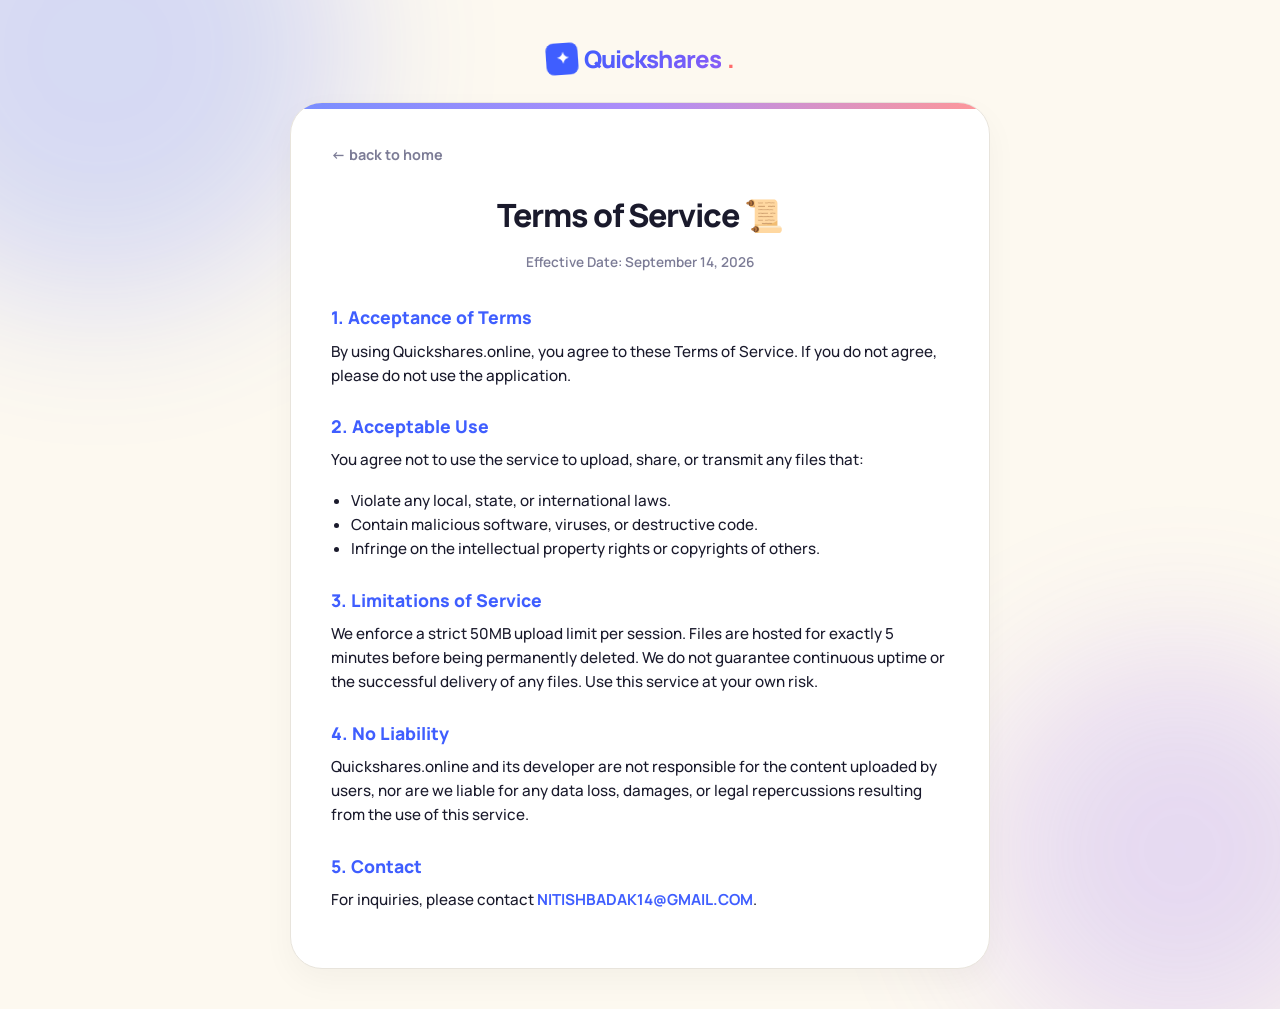
<file: terms.html>
<!DOCTYPE html>
<html lang="en">
<head>
  <meta charset="UTF-8">
  <meta name="viewport" content="width=device-width, initial-scale=1.0, maximum-scale=5.0">
  <title>Terms of Service | Quickshares.online</title>
  <meta name="description" content="Terms of Service and usage guidelines for Quickshares.online.">
  <link rel="canonical" href="https://quickshares.online/terms" />
  <link rel="icon" type="image/jpeg" href="https://i.ibb.co/Rpb7JdYS/gemini-svg-1.jpg">
  <link href="https://fonts.googleapis.com/css2?family=Manrope:wght@400;500;600;700;800;900&display=swap" rel="stylesheet">
  <style>
    /* Styling inherited from contact.html */
    * { margin: 0; padding: 0; box-sizing: border-box; }
    :root { --bg-cream: #FDF9F0; --bg-soft: #F6F2EA; --ink: #1A1A2C; --muted: #7C7C96; --card-bg: #FFFFFF; --card-border: #E8E4DC; --primary: #3F5EFF; --violet: #8B5CF6; --coral: #FF6B6B; --radius-lg: 32px; --radius-md: 20px; --font: 'Manrope', sans-serif; --shadow-card: 0 12px 32px rgba(0, 0, 0, 0.04); }
    body { font-family: var(--font); background: var(--bg-cream); color: var(--ink); line-height: 1.6; }
    .blob { position: fixed; border-radius: 50%; filter: blur(80px); opacity: 0.2; pointer-events: none; z-index: 0; }
    .blob-1 { width: 500px; height: 500px; background: var(--primary); top: -200px; left: -150px; }
    .blob-2 { width: 400px; height: 400px; background: var(--violet); bottom: -150px; right: -100px; }
    .app-container { position: relative; z-index: 2; display: flex; flex-direction: column; align-items: center; min-height: 100vh; padding: 40px 20px; }
    .logo { font-size: 1.5rem; font-weight: 900; letter-spacing: -0.04em; color: var(--ink); margin-bottom: 24px; text-decoration: none; display: flex; align-items: center; gap: 6px; }
    .logo-icon { display: inline-flex; align-items: center; justify-content: center; width: 32px; height: 32px; background: var(--primary); border-radius: 8px; color: white; font-size: 1rem; transform: rotate(-4deg); }
    .logo-text { background: linear-gradient(135deg, var(--primary) 0%, var(--violet) 100%); -webkit-background-clip: text; -webkit-text-fill-color: transparent; }
    .glass-panel { background: var(--card-bg); border: 1.5px solid var(--card-border); border-radius: var(--radius-lg); box-shadow: var(--shadow-card); width: 100%; max-width: 700px; padding: 40px; position: relative; overflow: hidden; text-align: left; }
    .glass-panel::before { content: ''; position: absolute; top: 0; left: 0; right: 0; height: 6px; background: linear-gradient(90deg, var(--primary) 0%, var(--violet) 50%, var(--coral) 100%); opacity: 0.7; }
    .back-link { display: block; color: var(--muted); text-decoration: none; font-weight: 700; font-size: 0.9rem; margin-bottom: 24px; transition: color 0.2s; }
    .back-link:hover { color: var(--primary); }
    h1 { font-size: 2rem; font-weight: 900; margin-bottom: 10px; letter-spacing: -0.03em; text-align: center; }
    .date { text-align: center; color: var(--muted); font-size: 0.85rem; margin-bottom: 30px; font-weight: 600; }
    h2 { font-size: 1.1rem; font-weight: 800; margin: 24px 0 8px; color: var(--primary); }
    p, ul { color: var(--ink); font-weight: 500; font-size: 0.95rem; margin-bottom: 16px; }
    ul { padding-left: 20px; }
  </style>
</head>
<body>
  <div class="blob blob-1"></div><div class="blob blob-2"></div>
  <div class="app-container">
    <a href="/" class="logo"><span class="logo-icon">✦</span><span class="logo-text">Quickshares</span><span style="color:var(--coral); line-height:0;">.</span></a>
    <div class="glass-panel">
      <a href="/" class="back-link">← back to home</a>
      <h1>Terms of Service 📜</h1>
      <div class="date">Effective Date: September 14, 2026</div>

      <h2>1. Acceptance of Terms</h2>
      <p>By using Quickshares.online, you agree to these Terms of Service. If you do not agree, please do not use the application.</p>

      <h2>2. Acceptable Use</h2>
      <p>You agree not to use the service to upload, share, or transmit any files that:</p>
      <ul>
        <li>Violate any local, state, or international laws.</li>
        <li>Contain malicious software, viruses, or destructive code.</li>
        <li>Infringe on the intellectual property rights or copyrights of others.</li>
      </ul>

      <h2>3. Limitations of Service</h2>
      <p>We enforce a strict 50MB upload limit per session. Files are hosted for exactly 5 minutes before being permanently deleted. We do not guarantee continuous uptime or the successful delivery of any files. Use this service at your own risk.</p>

      <h2>4. No Liability</h2>
      <p>Quickshares.online and its developer are not responsible for the content uploaded by users, nor are we liable for any data loss, damages, or legal repercussions resulting from the use of this service.</p>

      <h2>5. Contact</h2>
      <p>For inquiries, please contact <a href="mailto:NITISHBADAK14@GMAIL.COM" style="color: var(--primary); text-decoration: none; font-weight: 700;">NITISHBADAK14@GMAIL.COM</a>.</p> <!--[cite: 4] -->
    </div>
  </div>
</body>
</html>
</file>
